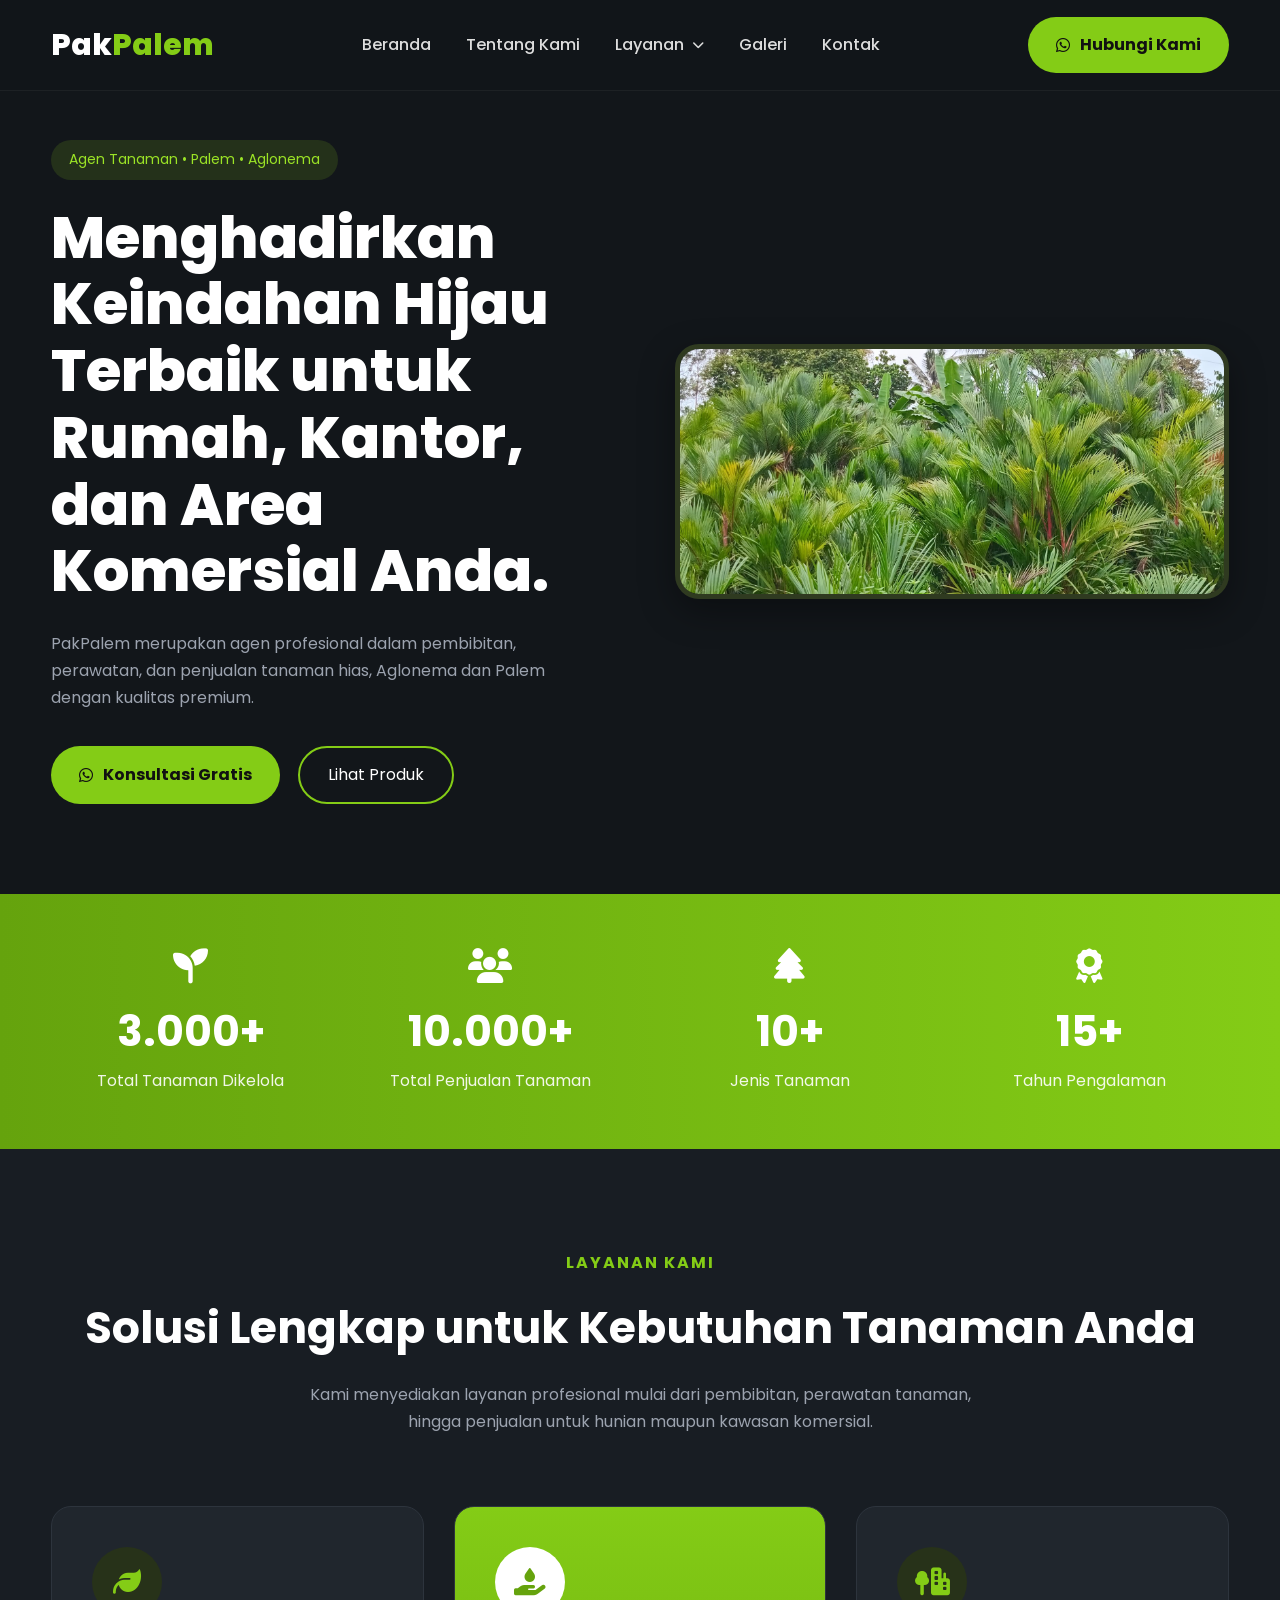
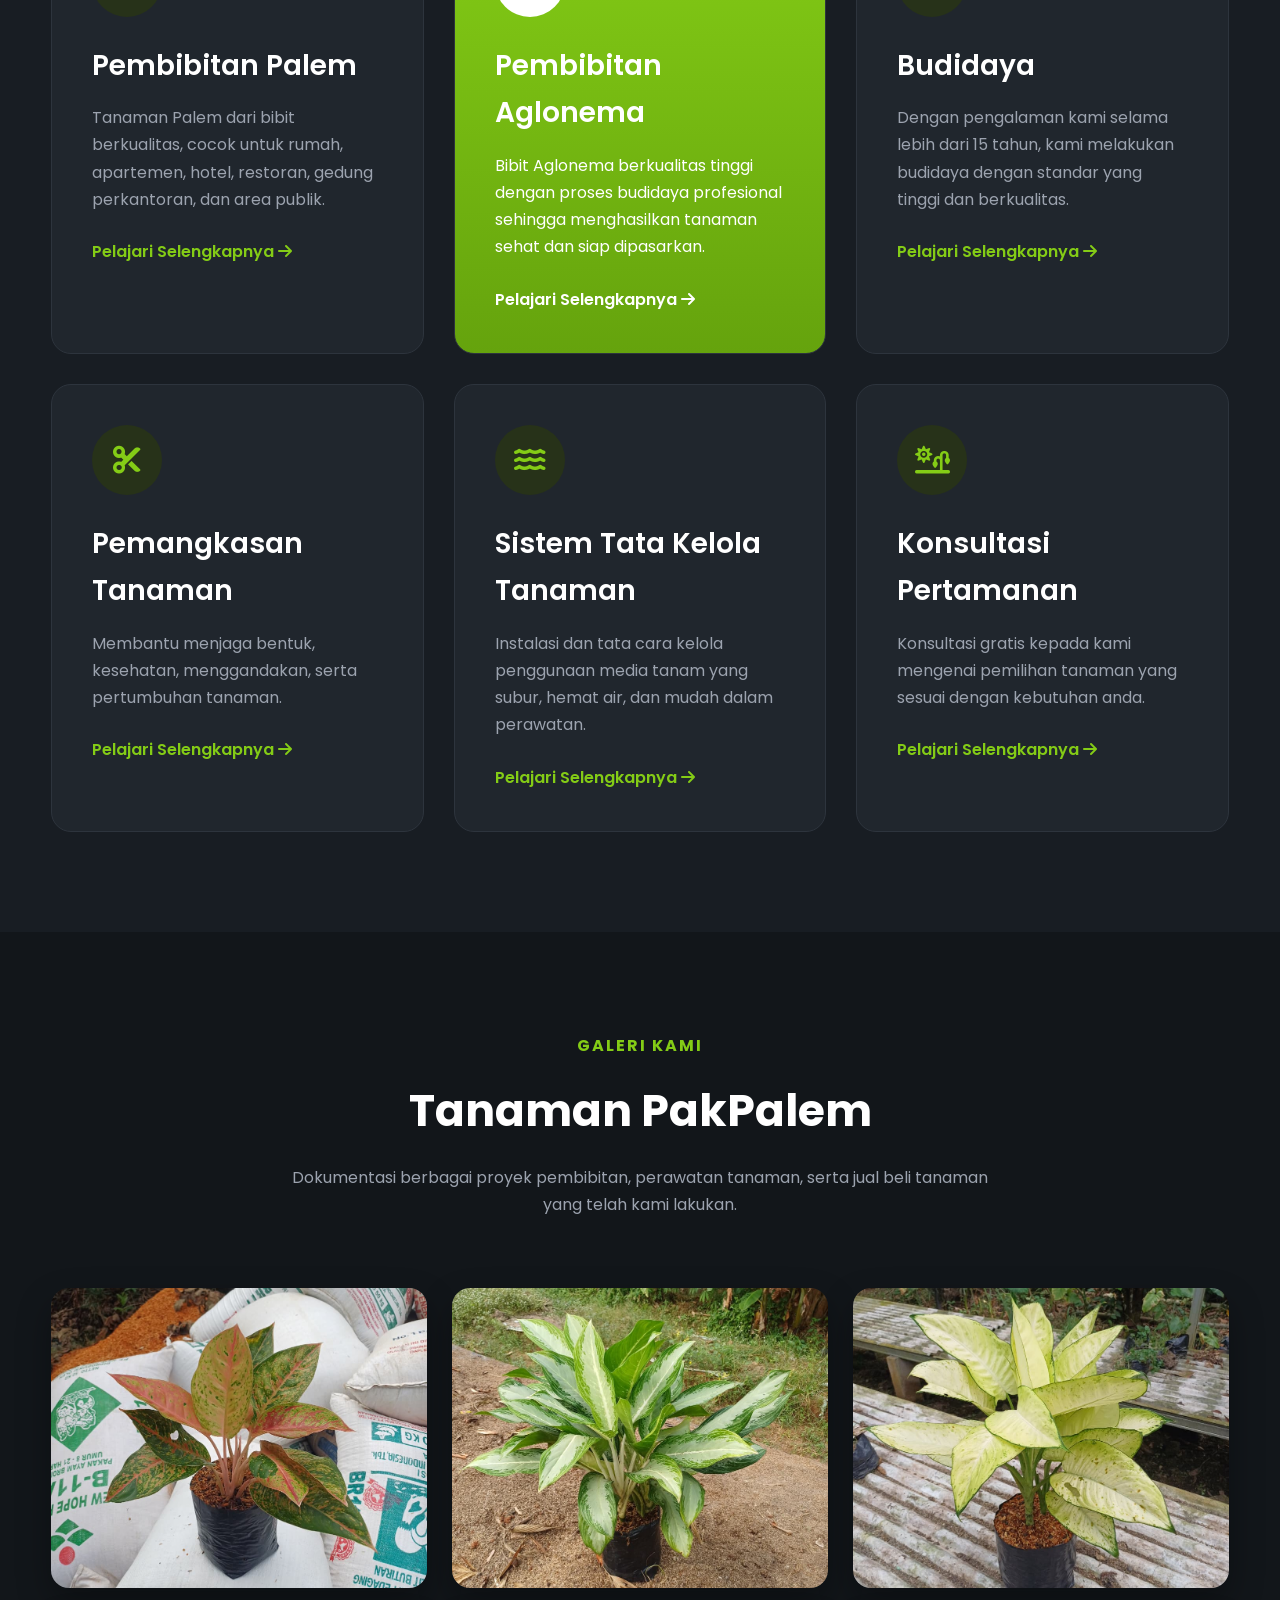
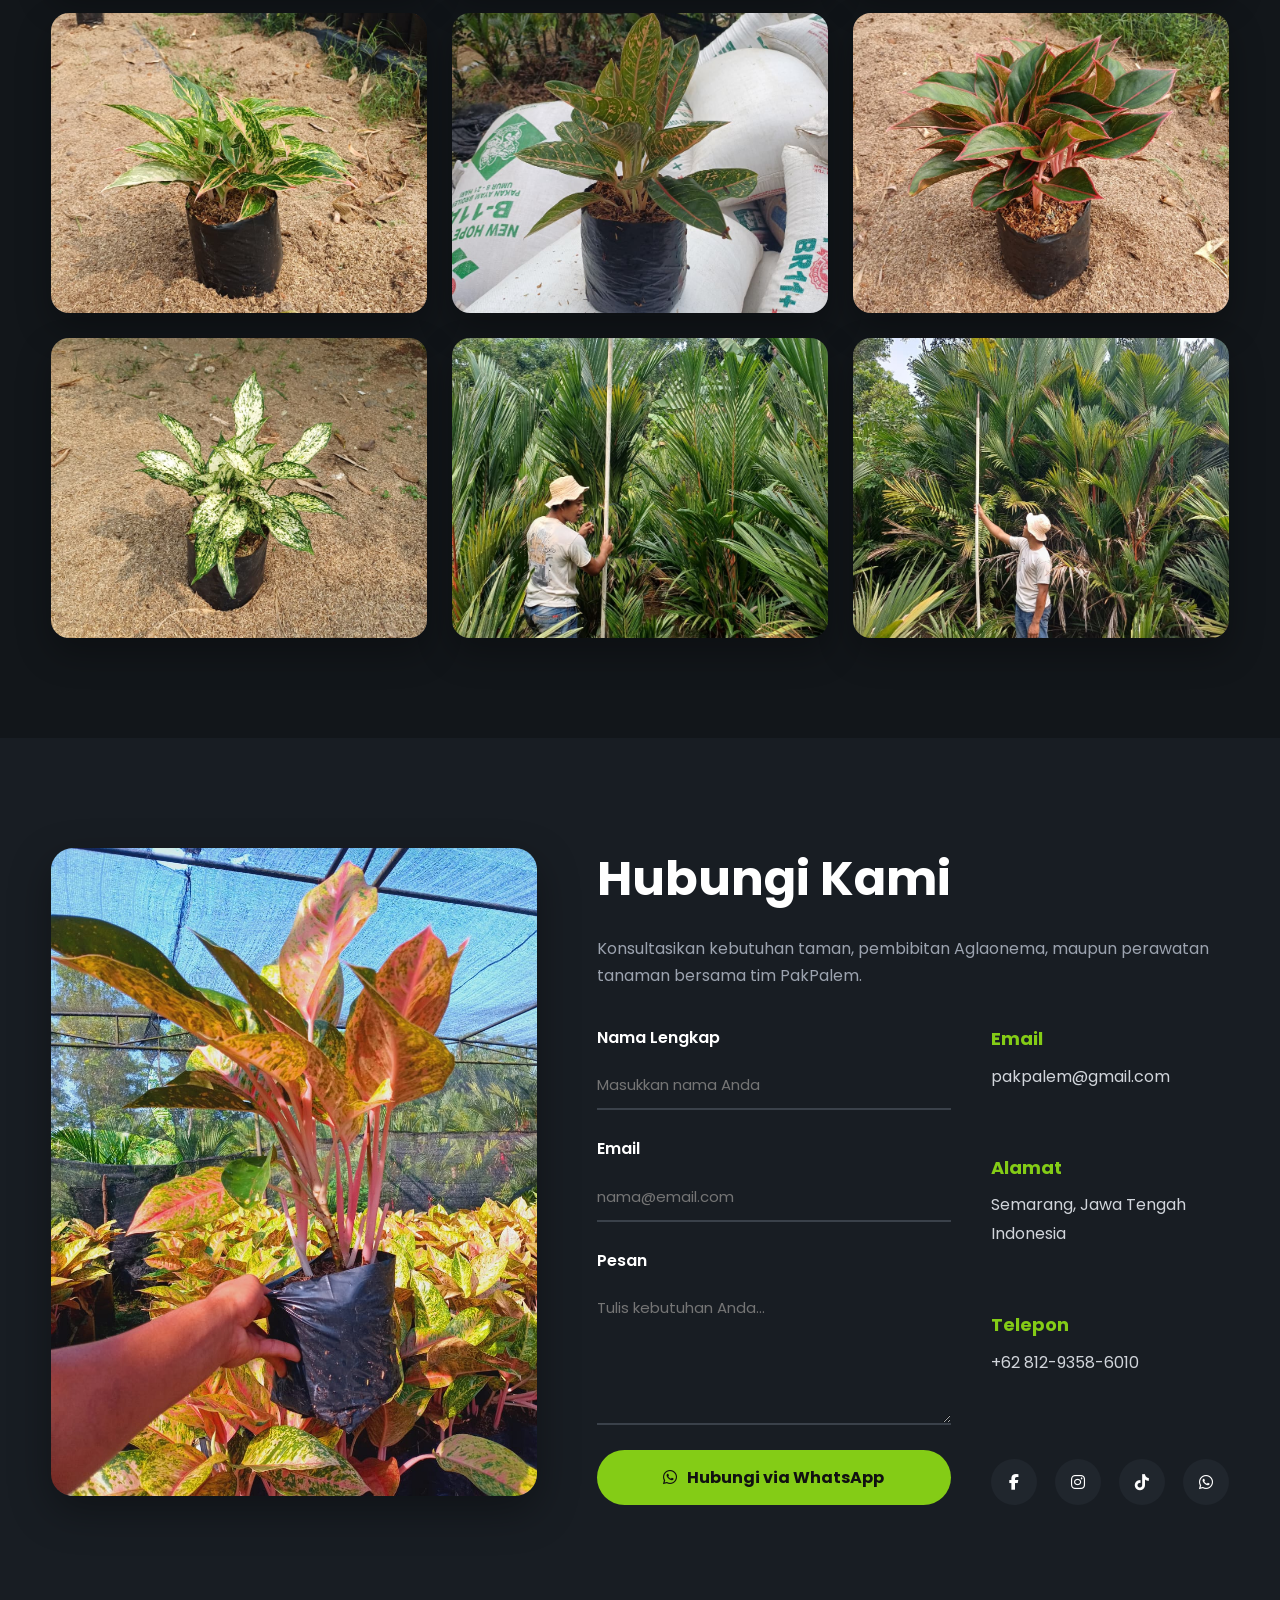
<file: Website PakPalem/Index.html>
<!DOCTYPE html>
<html lang="id">

<head>
    <meta charset="UTF-8">
    <meta name="viewport" content="width=device-width, initial-scale=1.0">

    <title>PakPalem | Jasa Pembibitan & Landscaping</title>

    <!-- Google Font -->
    <link href="https://fonts.googleapis.com/css2?family=Poppins:wght@300;400;500;600;700;800&display=swap"
        rel="stylesheet">

    <!-- Font Awesome -->
    <link rel="stylesheet"
        href="https://cdnjs.cloudflare.com/ajax/libs/font-awesome/6.6.0/css/all.min.css">

    <link rel="stylesheet" href="style.css">
</head>

<body>

    <!-- ================= NAVBAR ================= -->

    <header>

        <div class="container navbar">

            <div class="logo">
                Pak<span>Palem</span>
            </div>

            <nav>

                <ul>

                    <li><a href="#">Beranda</a></li>

                    <li><a href="#stats">Tentang Kami</a></li>

                    <!-- <li><a href="#services">Layanan</a></li> -->
                     <li class="has-dropdown">
                        <a href="#services">
                            Layanan <i class="fa-solid fa-chevron-down"></i>
                        </a>

                      <ul class="dropdown-services">
                        <li><a href="services/pembibitan-palem.html">Pembibitan Palem</a></li>
                        <li><a href="services/pembibitan-aglaonema.html">Pembibitan Aglonema</a></li>
                        <li><a href="services/budidaya.html">Budidaya</a></li>
                        <li><a href="services/perawatan-tanaman.html">Perawatan Tanaman</a></li>
                        <li><a href="services/tata-kelola.html">Sistem Tata Kelola Tanaman</a></li>
                        <li><a href="services/konsultasi.html">Konsultasi Pertamanan</a></li>
                      </ul>
                    </li>

                    <li><a href="#portfolio">Galeri</a></li>

                    <li><a href="#contact">Kontak</a></li>

                </ul>

            </nav>

            <a href="https://wa.me/6281293586010"
                class="btn"
                target="_blank">

                <i class="fab fa-whatsapp"></i>

                Hubungi Kami

            </a>

        </div>

    </header>



    <!-- ================= HERO ================= -->

    <section class="hero">

        <div class="container hero-wrapper">

            <div class="hero-text">

                <span class="tag">
                    Agen Tanaman • Palem • Aglonema
                </span>

                <h1>

                    Menghadirkan Keindahan Hijau Terbaik
                    untuk Rumah, Kantor,
                    dan Area Komersial Anda.

                </h1>

                <p>

                    PakPalem merupakan agen profesional
                    dalam pembibitan, perawatan,
                    dan penjualan tanaman hias,
                    Aglonema dan Palem 
                    dengan kualitas premium.

                </p>

                <div class="hero-buttons">

                    <a href="https://wa.me/6281293586010"
                        target="_blank"
                        class="btn">

                        <i class="fab fa-whatsapp"></i>

                        Konsultasi Gratis

                    </a>

                    <a href="#services"
                        class="btn-outline">

                        Lihat Produk

                    </a>

                </div>

            </div>

            <div class="hero-image">

                <img src="fotoheader.jpeg"
                    alt="PakPalem">

            </div>

        </div>

    </section>



    <!-- ================= STATS ================= -->

    <section id="stats" class="stats">

        <div class="container stats-grid">

            <div class="stat-card">

                <i class="fa-solid fa-seedling"></i>

                <h2>3.000+</h2>

                <p>Total Tanaman Dikelola</p>

            </div>

            <div class="stat-card">

                <i class="fa-solid fa-users"></i>

                <h2>10.000+</h2>

                <p>Total Penjualan Tanaman</p>

            </div>

            <div class="stat-card">

                <i class="fa-solid fa-tree"></i>

                <h2>10+</h2>

                <p>Jenis Tanaman</p>

            </div>

            <div class="stat-card">

                <i class="fa-solid fa-award"></i>

                <h2>15+</h2>

                <p>Tahun Pengalaman</p>

            </div>

        </div>

    </section>




    <!-- ================= SERVICES ================= -->

    <section id="services" class="services">

        <div class="container">

            <div class="section-title">

                <span>Layanan Kami</span>

                <h2>
                    Solusi Lengkap untuk Kebutuhan Tanaman Anda
                </h2>

                <p>

                    Kami menyediakan layanan profesional
                    mulai dari pembibitan,
                    perawatan tanaman,
                    hingga penjualan
                    untuk hunian maupun kawasan komersial.

                </p>

            </div>

            <div class="service-grid">

                <!-- Card -->

                <div class="service-card">

                    <div class="icon">

                        <i class="fa-solid fa-leaf"></i>

                    </div>

                    <h3>

                        Pembibitan Palem

                    </h3>

                    <p>

                        Tanaman Palem dari bibit 
                        berkualitas, cocok untuk 
                        rumah, apartemen,
                        hotel,
                        restoran,
                        gedung perkantoran,
                        dan area publik.

                    </p>

                    <a href="services/pembibitan-palem.html">

                        Pelajari Selengkapnya

                        <i class="fa-solid fa-arrow-right"></i>

                    </a>

                </div>



                <!-- Green Card -->

                <div class="service-card active">

                    <div class="icon">

                        <i class="fa-solid fa-hand-holding-droplet"></i>

                    </div>

                    <h3>

                        Pembibitan Aglonema

                    </h3>

                    <p>

                        Bibit Aglonema berkualitas tinggi
                        dengan proses budidaya profesional
                        sehingga menghasilkan tanaman sehat
                        dan siap dipasarkan.

                    </p>

                    <a href="services/pembibitan-aglaonema.html">

                        Pelajari Selengkapnya

                        <i class="fa-solid fa-arrow-right"></i>

                    </a>

                </div>



                <!-- Card -->

                <div class="service-card">

                    <div class="icon">

                        <i class="fa-solid fa-tree-city"></i>

                    </div>

                    <h3>

                        Budidaya 

                    </h3>

                    <p>

                        Dengan pengalaman kami selama
                        lebih dari 15 tahun,
                        kami melakukan budidaya
                        dengan standar yang tinggi
                        dan berkualitas.

                    </p>

                    <a href="services/budidaya.html">

                        Pelajari Selengkapnya

                        <i class="fa-solid fa-arrow-right"></i>

                    </a>

                </div>



                <!-- Card -->

                <div class="service-card">

                    <div class="icon">

                        <i class="fa-solid fa-scissors"></i>

                    </div>

                    <h3>

                        Pemangkasan Tanaman

                    </h3>

                    <p>

                        Membantu menjaga bentuk,
                        kesehatan, menggandakan,
                        serta pertumbuhan tanaman.

                    </p>

                    <a href="services/perawatan-tanaman.html">

                        Pelajari Selengkapnya

                        <i class="fa-solid fa-arrow-right"></i>

                    </a>

                </div>



                <!-- Card -->

                <div class="service-card">

                    <div class="icon">

                        <i class="fa-solid fa-water"></i>

                    </div>

                    <h3>

                        Sistem Tata Kelola Tanaman

                    </h3>

                    <p>

                        Instalasi dan tata cara
                        kelola penggunaan media tanam yang 
                        subur, hemat air, dan 
                        mudah dalam perawatan.

                    </p>

                    <a href="services/tata-kelola.html">

                        Pelajari Selengkapnya

                        <i class="fa-solid fa-arrow-right"></i>

                    </a>

                </div>



                <!-- Card -->

                <div class="service-card">

                    <div class="icon">

                        <i class="fa-solid fa-sun-plant-wilt"></i>

                    </div>

                    <h3>

                        Konsultasi Pertamanan

                    </h3>

                    <p>

                        Konsultasi gratis kepada kami
                        mengenai pemilihan tanaman 
                        yang sesuai dengan kebutuhan 
                        anda.

                    </p>

                    <a href="services/konsultasi.html">

                        Pelajari Selengkapnya

                        <i class="fa-solid fa-arrow-right"></i>

                    </a>

                </div>

            </div>

        </div>

    </section>

  
  
  
    <!-- ================= GALLERY ================= -->

<section id="portfolio" class="gallery">

    <div class="container">

        <div class="section-title">

            <span>Galeri Kami</span>

            <h2>Tanaman PakPalem</h2>

            <p>
                Dokumentasi berbagai proyek pembibitan, perawatan tanaman,
                serta jual beli tanaman yang telah kami lakukan.
            </p>

        </div>

        <div class="gallery-grid">

            <div class="gallery-item">
                <img src="Foto Tanaman/ag_bigroy.jpeg" alt="Bigroy">
            </div>

            <div class="gallery-item">
                <img src="Foto Tanaman/ag_blanceng sipon.jpeg" alt="blanceng sipon">
            </div>

            <div class="gallery-item">
                <img src="Foto Tanaman/ag_blancengterangbulan.jpeg" alt="blancengterangbulan">
            </div>

            <div class="gallery-item">
                <img src="Foto Tanaman/ag_butterfly.jpeg" alt="Butterfly">
            </div>

            <div class="gallery-item">
                <img src="Foto Tanaman/ag_donacarmen.jpeg" alt="donacarmen">
            </div>
            
            <div class="gallery-item">
                <img src="Foto Tanaman/ag_lipstik.jpeg" alt="lipstik">
            </div>

            <div class="gallery-item">
                <img src="Foto Tanaman/ag_snowwhite.jpeg" alt="anowhite">
            </div>

            <div class="gallery-item">
                <img src="Foto Tanaman/plm_merah2m.jpeg" alt="lipstik">
            </div>

            <div class="gallery-item">
                <img src="Foto Tanaman/plm_merah3m.jpeg" alt="anowhite">
            </div>

        </div>

    </div>

</section>

<!-- ================= CONTACT ================= -->

<section id="contact" class="contact">

    <div class="container">

        <div class="contact-wrapper">

            <!-- Left Image -->

            <div class="contact-image">

                <img src="Foto Tanaman/tanaman2.jpeg" alt="PakPalem">

            </div>

            <!-- Right Content -->

            <div class="contact-content">

                <h2>Hubungi Kami</h2>

                <p class="contact-desc">
                    Konsultasikan kebutuhan taman, pembibitan Aglaonema,
                    maupun perawatan tanaman bersama tim PakPalem.
                </p>

                <div class="contact-grid">

                    <!-- Contact Form -->

                    <form class="contact-form">

                        <div class="input-box">

                            <label>Nama Lengkap</label>

                            <input type="text"
                                placeholder="Masukkan nama Anda">

                        </div>

                        <div class="input-box">

                            <label>Email</label>

                            <input type="email"
                                placeholder="nama@email.com">

                        </div>

                        <div class="input-box">

                            <label>Pesan</label>

                            <textarea rows="5"
                                placeholder="Tulis kebutuhan Anda..."></textarea>

                        </div>

                        <a href="https://wa.me/6281293586010"
                            target="_blank"
                            class="btn">

                            <i class="fab fa-whatsapp"></i>

                            Hubungi via WhatsApp

                        </a>

                    </form>

                    <!-- Contact Info -->

                    <div class="contact-info">

                        <div class="info-item">

                            <h4>Email</h4>

                            <p>pakpalem@gmail.com</p>

                        </div>

                        <div class="info-item">

                            <h4>Alamat</h4>

                            <p>
                                Semarang, Jawa Tengah<br>
                                Indonesia
                            </p>

                        </div>

                        <div class="info-item">

                            <h4>Telepon</h4>

                            <p>+62 812-9358-6010</p>

                        </div>

                        <div class="social-contact">

                            <a href="#"><i class="fab fa-facebook-f"></i></a>

                            <a href="https://instagram.com/pakpalem"><i class="fab fa-instagram"></i></a>

                            <a href="#"><i class="fab fa-tiktok"></i></a>

                            <a href="https://wa.me/6281293586010"><i class="fab fa-whatsapp"></i></a>

                        </div>

                    </div>

                </div>

            </div>

        </div>

    </div>

</section>
</file>
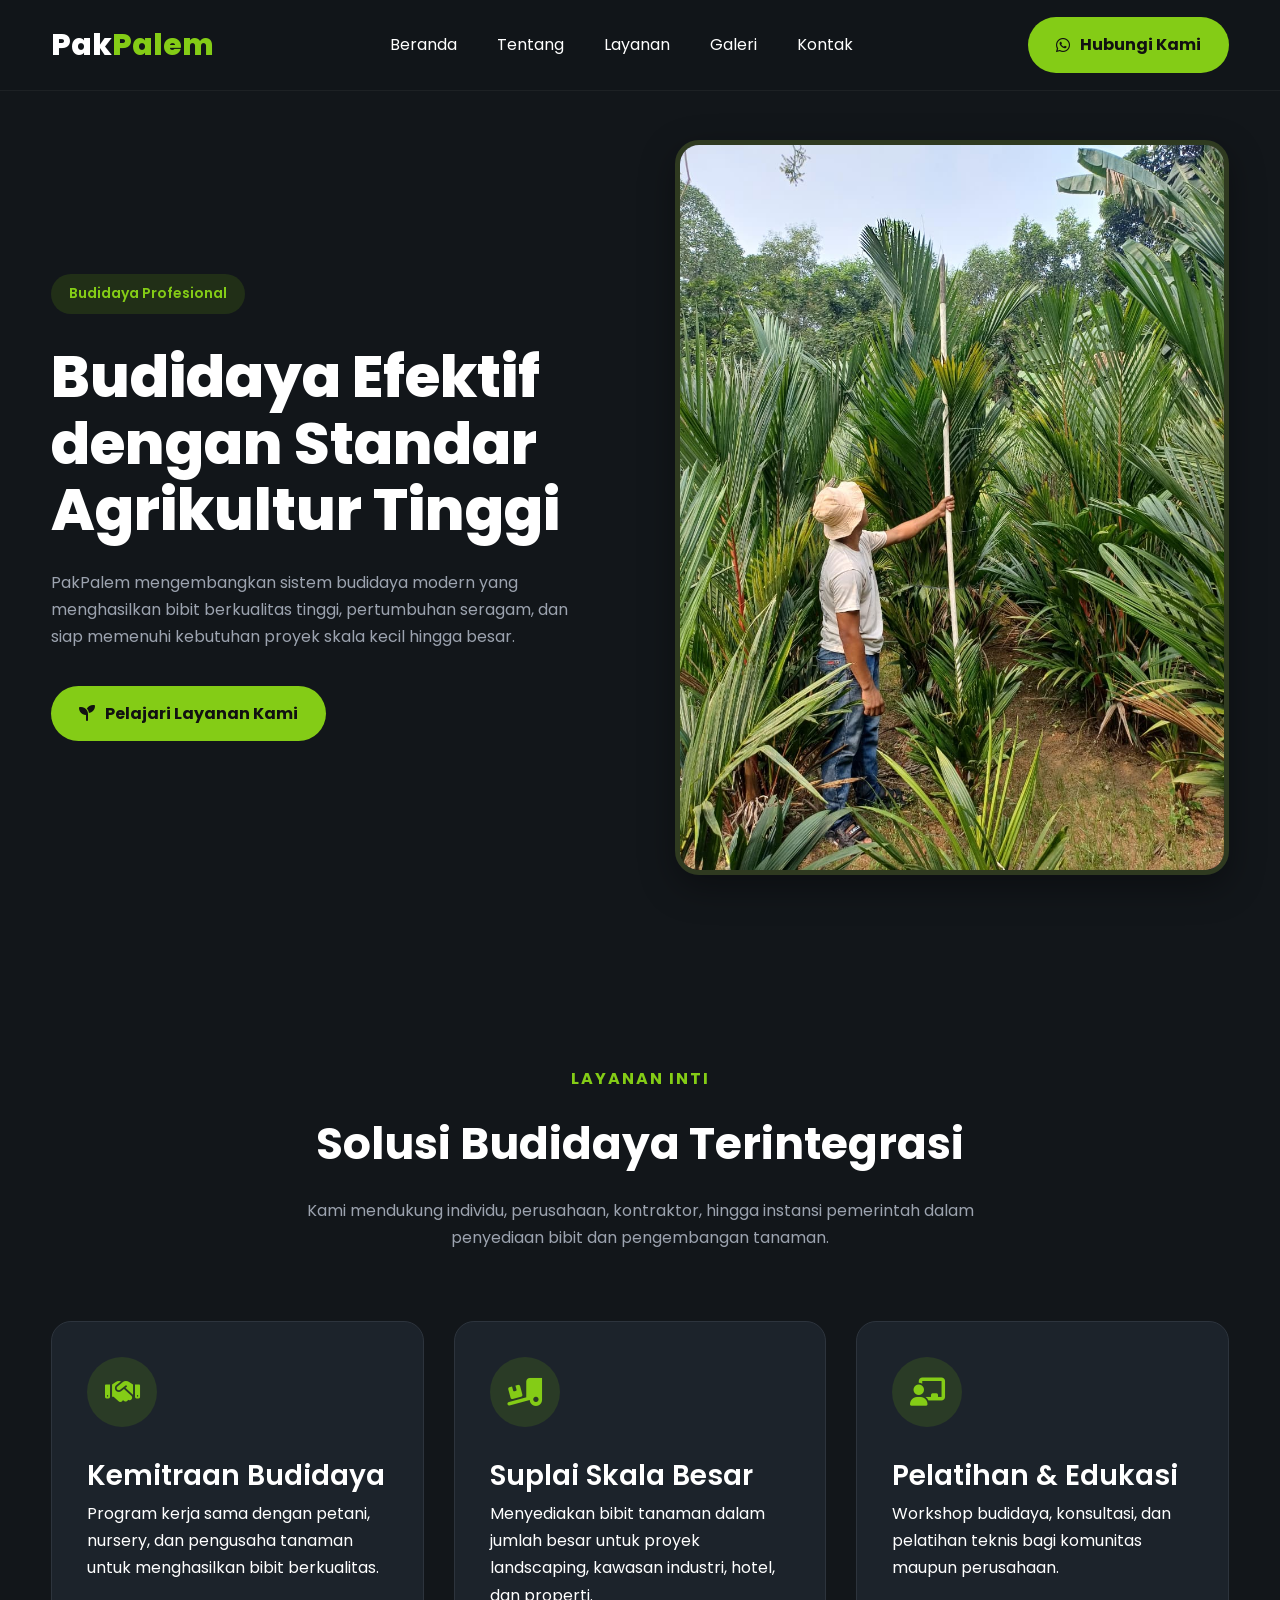
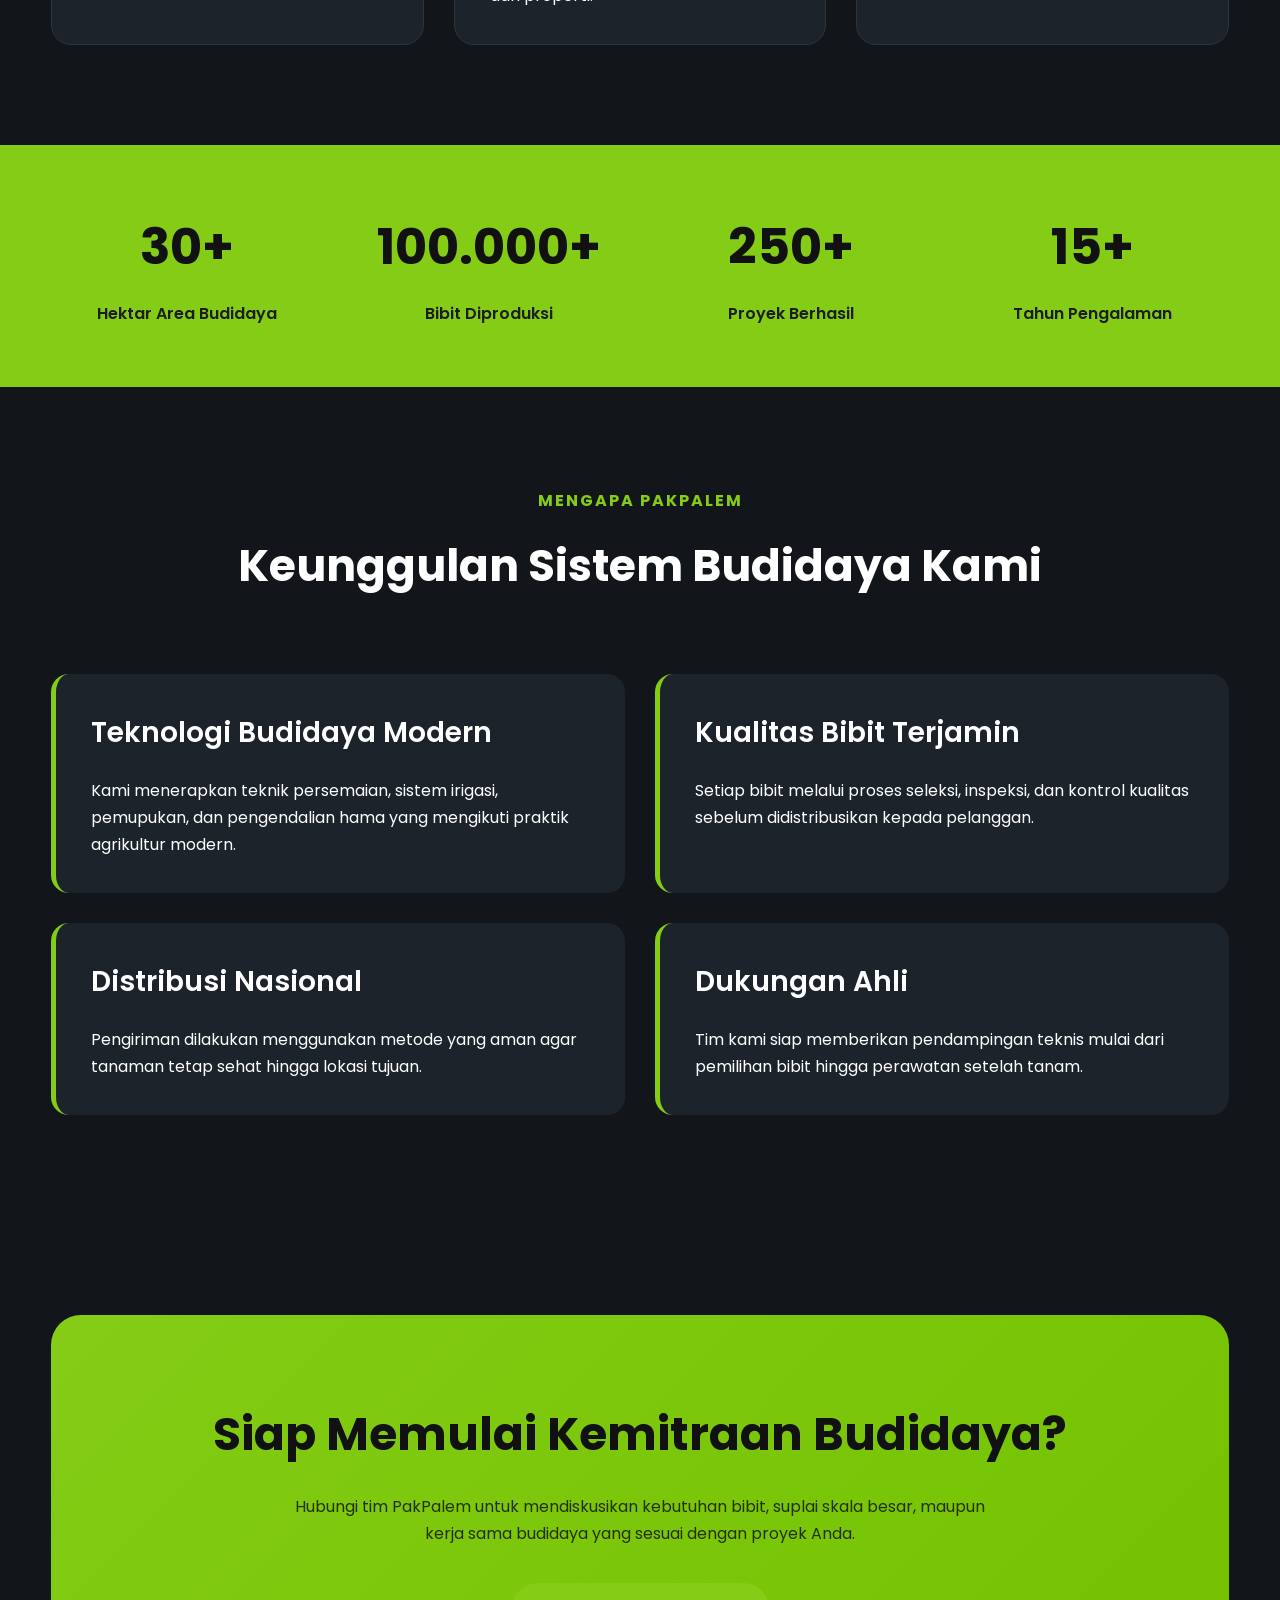
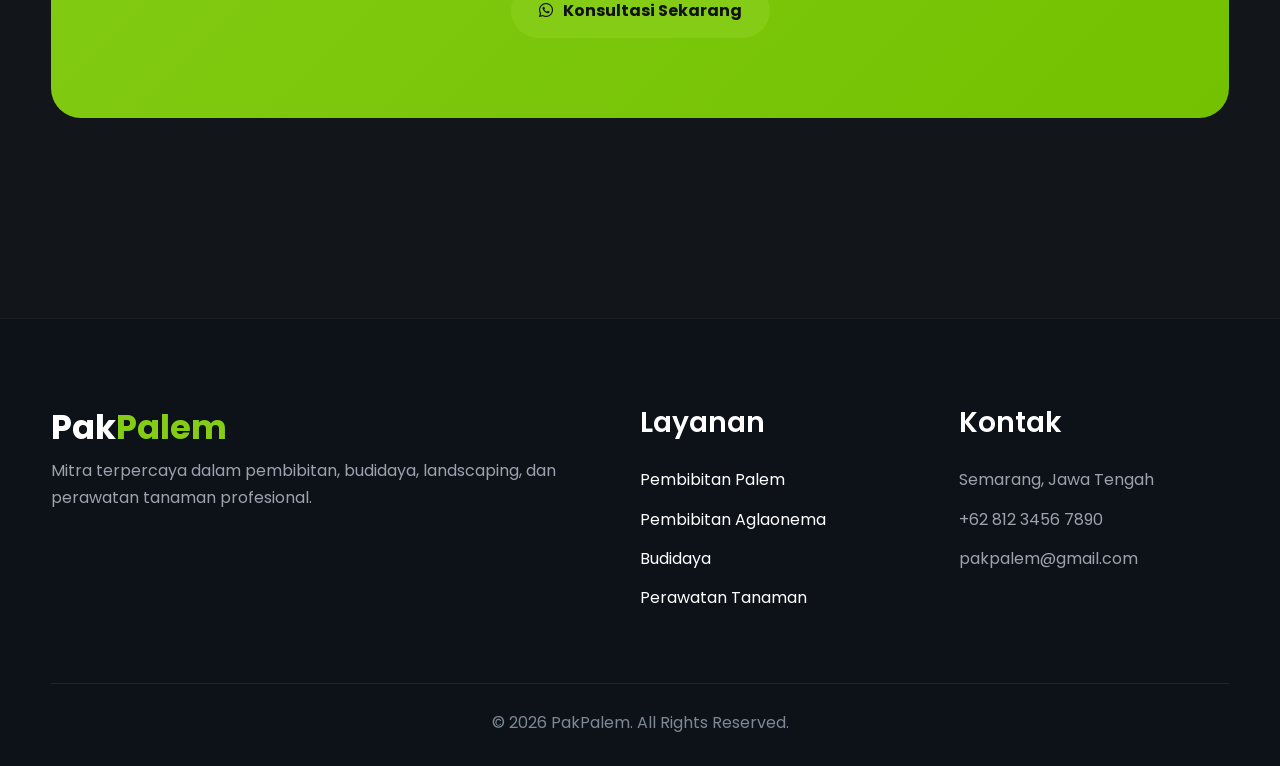
<file: Website PakPalem/services/budidaya.html>
<!DOCTYPE html>
<html lang="id">

<head>

    <meta charset="UTF-8">
    <meta name="viewport" content="width=device-width, initial-scale=1.0">

    <title>Budidaya Tanaman | PakPalem</title>

    <!-- Google Font -->
    <link href="https://fonts.googleapis.com/css2?family=Poppins:wght@300;400;500;600;700;800&display=swap"
        rel="stylesheet">

    <!-- Font Awesome -->
    <link rel="stylesheet"
        href="https://cdnjs.cloudflare.com/ajax/libs/font-awesome/6.6.0/css/all.min.css">

    <link rel="stylesheet" href="../style.css">
    <link rel="stylesheet" href="../services.css">

</head>

<body>

<!-- ================= HEADER ================= -->

<header>

    <div class="container navbar">

        <a href="../index.html" class="logo">

            Pak<span>Palem</span>

        </a>

        <ul class="nav-links">

            <li><a href="../index.html">Beranda</a></li>
            <li><a href="../index.html#about">Tentang</a></li>
            <li><a href="../index.html#services">Layanan</a></li>
            <li><a href="../index.html#portfolio">Galeri</a></li>
            <li><a href="../index.html#contact">Kontak</a></li>

        </ul>

        <a href="https://wa.me/6281234567890"
            class="btn"
            target="_blank">

            <i class="fab fa-whatsapp"></i>

            Hubungi Kami

        </a>

    </div>

</header>

<!-- ================= HERO ================= -->

<section class="hero">

    <div class="container hero-content">

        <div class="hero-text">

            <span class="badge">

                Budidaya Profesional

            </span>

            <h1 class="mt-3">

                Budidaya Efektif dengan Standar Agrikultur Tinggi

            </h1>

            <p>

                PakPalem mengembangkan sistem budidaya modern
                yang menghasilkan bibit berkualitas tinggi,
                pertumbuhan seragam,
                dan siap memenuhi kebutuhan proyek
                skala kecil hingga besar.

            </p>

            <a href="#layanan" class="btn">

                <i class="fa-solid fa-seedling"></i>

                Pelajari Layanan Kami

            </a>

        </div>

        <div class="hero-image">

            <img src="../Foto Tanaman/tanaman5.jpeg"
                alt="Budidaya Tanaman">

        </div>

    </div>

</section>

<!-- ================= CORE SERVICES ================= -->

<section id="layanan">

    <div class="container">

        <div class="section-title">

            <span>Layanan Inti</span>

            <h2>Solusi Budidaya Terintegrasi</h2>

            <p>

                Kami mendukung individu,
                perusahaan,
                kontraktor,
                hingga instansi pemerintah
                dalam penyediaan bibit dan pengembangan tanaman.

            </p>

        </div>

        <div class="feature-grid">

            <div class="feature-card">

                <div class="card-icon">

                    <i class="fa-solid fa-handshake"></i>

                </div>

                <h3>Kemitraan Budidaya</h3>

                <p>

                    Program kerja sama dengan petani,
                    nursery,
                    dan pengusaha tanaman
                    untuk menghasilkan bibit berkualitas.

                </p>

            </div>

            <div class="feature-card">

                <div class="card-icon">

                    <i class="fa-solid fa-truck-ramp-box"></i>

                </div>

                <h3>Suplai Skala Besar</h3>

                <p>

                    Menyediakan bibit tanaman
                    dalam jumlah besar
                    untuk proyek landscaping,
                    kawasan industri,
                    hotel,
                    dan properti.

                </p>

            </div>

            <div class="feature-card">

                <div class="card-icon">

                    <i class="fa-solid fa-chalkboard-user"></i>

                </div>

                <h3>Pelatihan & Edukasi</h3>

                <p>

                    Workshop budidaya,
                    konsultasi,
                    dan pelatihan teknis
                    bagi komunitas maupun perusahaan.

                </p>

            </div>

        </div>

    </div>

</section>

<!-- ================= STATISTICS ================= -->

<section class="stats-banner">

    <div class="container">

        <div class="stats-grid">

            <div class="stat">

                <h2>30+</h2>

                <p>Hektar Area Budidaya</p>

            </div>

            <div class="stat">

                <h2>100.000+</h2>

                <p>Bibit Diproduksi</p>

            </div>

            <div class="stat">

                <h2>250+</h2>

                <p>Proyek Berhasil</p>

            </div>

            <div class="stat">

                <h2>15+</h2>

                <p>Tahun Pengalaman</p>

            </div>

        </div>

    </div>

</section>

<!-- ================= WHY US ================= -->

<section>

    <div class="container">

        <div class="section-title">

            <span>Mengapa PakPalem</span>

            <h2>Keunggulan Sistem Budidaya Kami</h2>

        </div>

        <div class="grid grid-2">

            <div class="feature-box">

                <h3>Teknologi Budidaya Modern</h3>

                <p class="mt-2">

                    Kami menerapkan teknik persemaian,
                    sistem irigasi,
                    pemupukan,
                    dan pengendalian hama
                    yang mengikuti praktik agrikultur modern.

                </p>

            </div>

            <div class="feature-box">

                <h3>Kualitas Bibit Terjamin</h3>

                <p class="mt-2">

                    Setiap bibit melalui proses seleksi,
                    inspeksi,
                    dan kontrol kualitas
                    sebelum didistribusikan kepada pelanggan.

                </p>

            </div>

            <div class="feature-box">

                <h3>Distribusi Nasional</h3>

                <p class="mt-2">

                    Pengiriman dilakukan menggunakan
                    metode yang aman
                    agar tanaman tetap sehat
                    hingga lokasi tujuan.

                </p>

            </div>

            <div class="feature-box">

                <h3>Dukungan Ahli</h3>

                <p class="mt-2">

                    Tim kami siap memberikan
                    pendampingan teknis
                    mulai dari pemilihan bibit
                    hingga perawatan setelah tanam.

                </p>

            </div>

        </div>

    </div>

</section>

<!-- ================= CTA ================= -->

<section>

    <div class="container">

        <div class="cta">

            <h2>

                Siap Memulai Kemitraan Budidaya?

            </h2>

            <p>

                Hubungi tim PakPalem untuk mendiskusikan
                kebutuhan bibit,
                suplai skala besar,
                maupun kerja sama budidaya
                yang sesuai dengan proyek Anda.

            </p>

            <a href="https://wa.me/6281234567890"
                target="_blank"
                class="btn">

                <i class="fab fa-whatsapp"></i>

                Konsultasi Sekarang

            </a>

        </div>

    </div>

</section>

<!-- ================= FOOTER ================= -->

<footer>

    <div class="container">

        <div class="footer-grid">

            <div>

                <h2 class="footer-logo">

                    Pak<span>Palem</span>

                </h2>

                <p>

                    Mitra terpercaya dalam pembibitan,
                    budidaya,
                    landscaping,
                    dan perawatan tanaman profesional.

                </p>

            </div>

            <div>

                <h3>Layanan</h3>

                <ul class="footer-links">

                    <li><a href="pembibitan-palem.html">Pembibitan Palem</a></li>
                    <li><a href="pembibitan-aglaonema.html">Pembibitan Aglaonema</a></li>
                    <li><a href="#">Budidaya</a></li>
                    <li><a href="perawatan.html">Perawatan Tanaman</a></li>

                </ul>

            </div>

            <div>

                <h3>Kontak</h3>

                <ul class="footer-links">

                    <li>Semarang, Jawa Tengah</li>
                    <li>+62 812 3456 7890</li>
                    <li>pakpalem@gmail.com</li>

                </ul>

            </div>

        </div>

        <div class="copyright">

            © 2026 PakPalem. All Rights Reserved.

        </div>

    </div>

</footer>

</body>
</html>
</file>
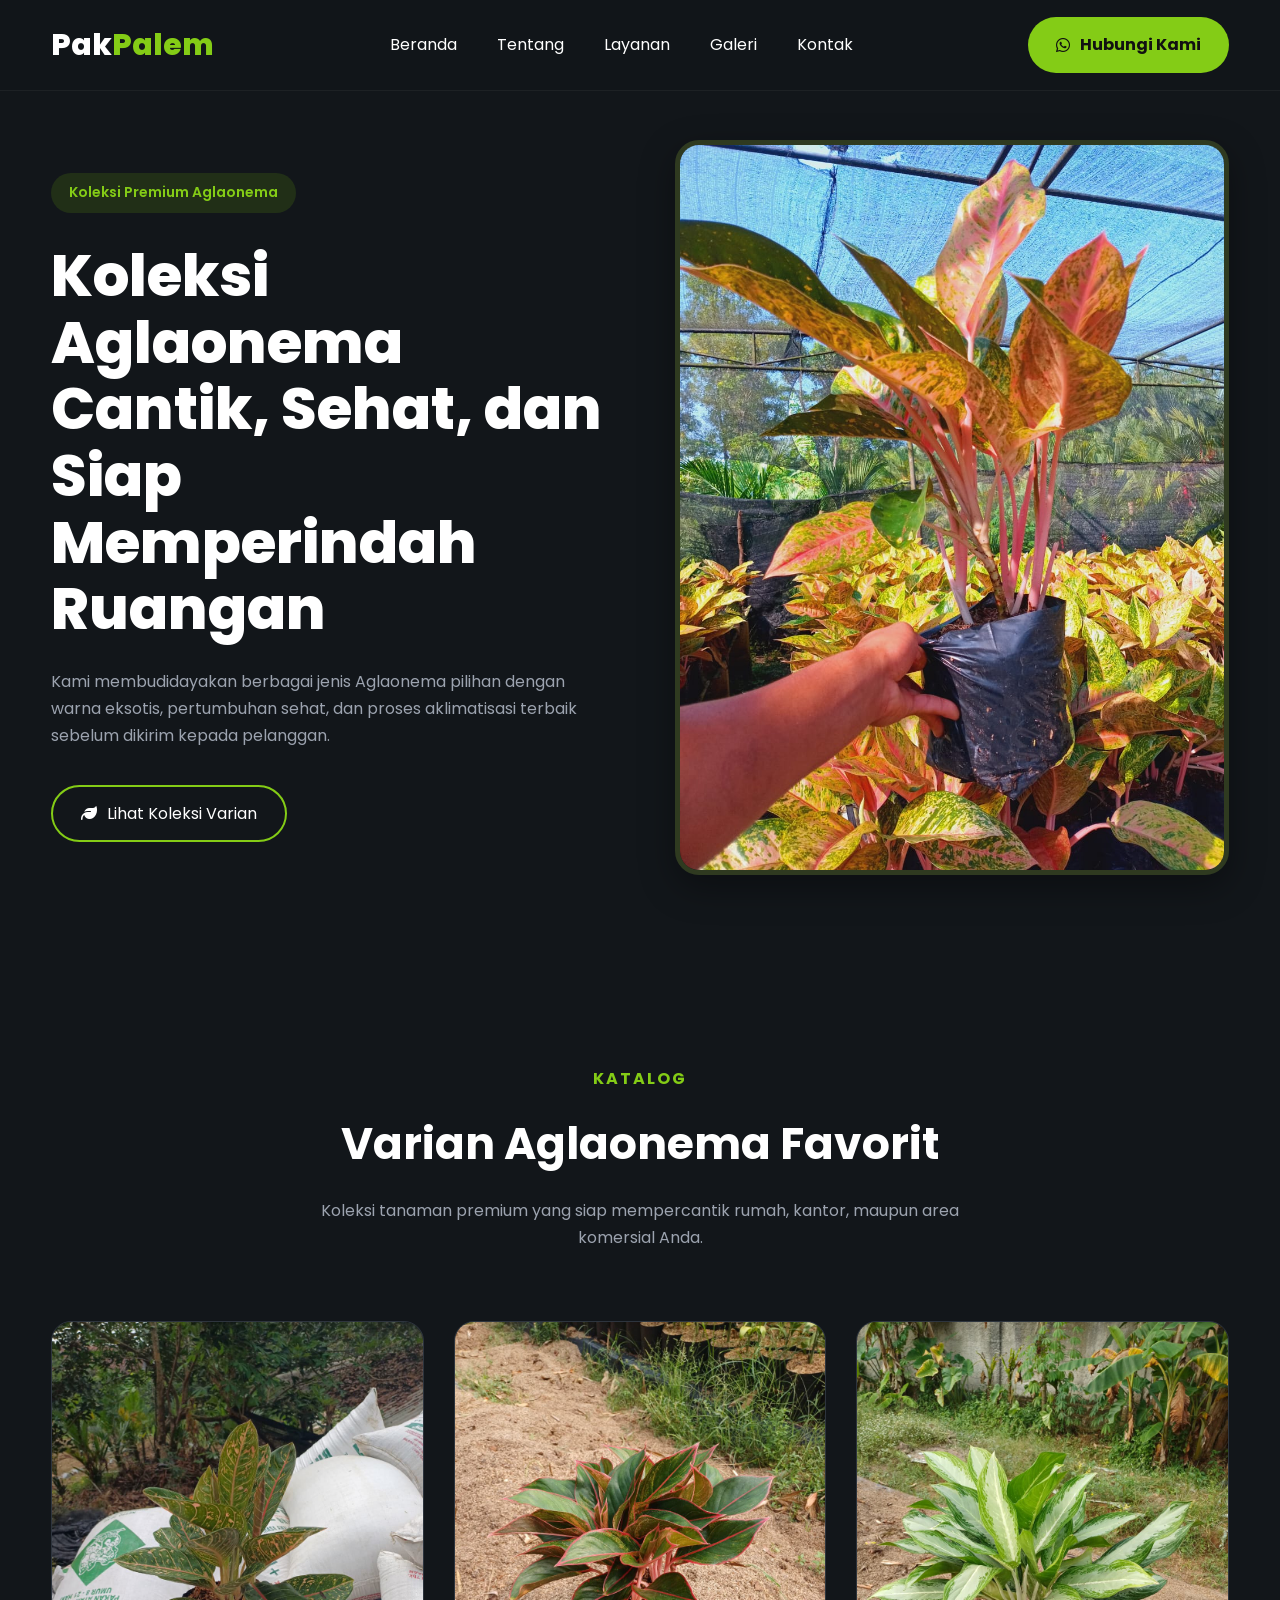
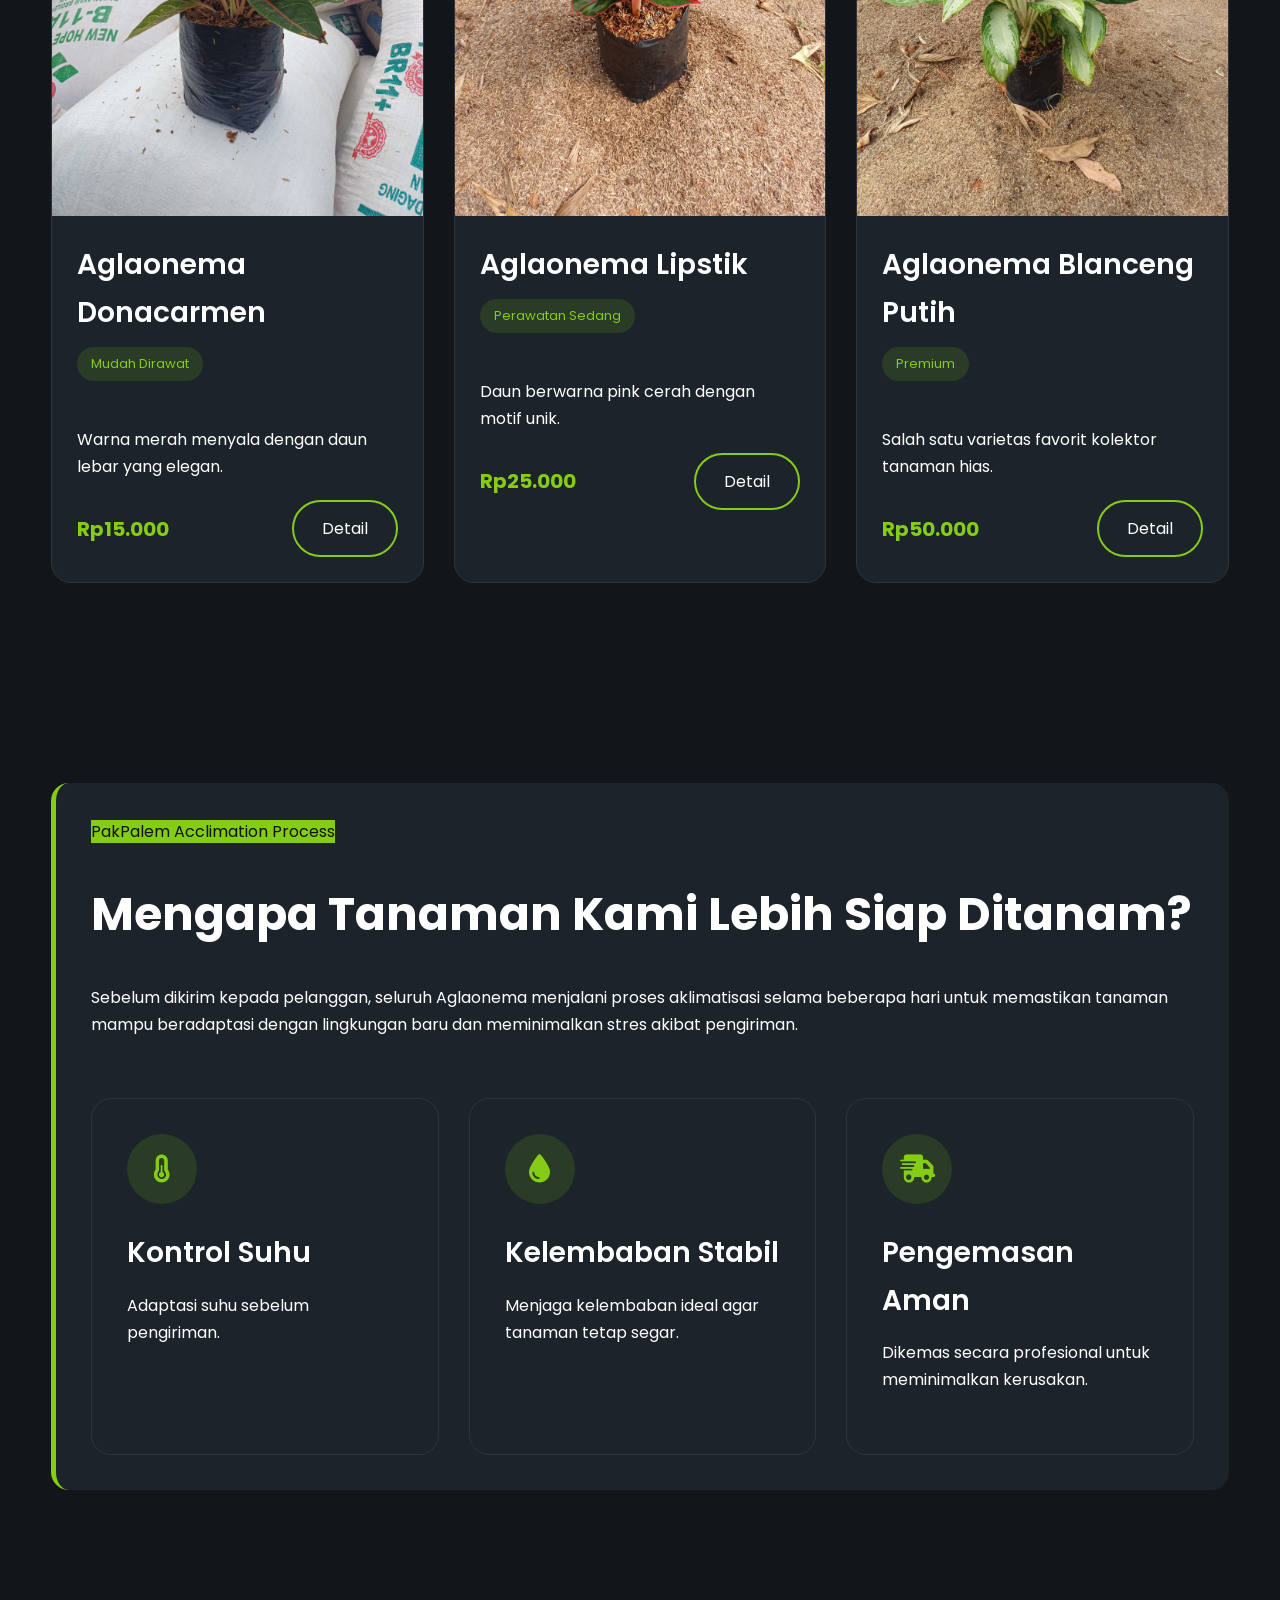
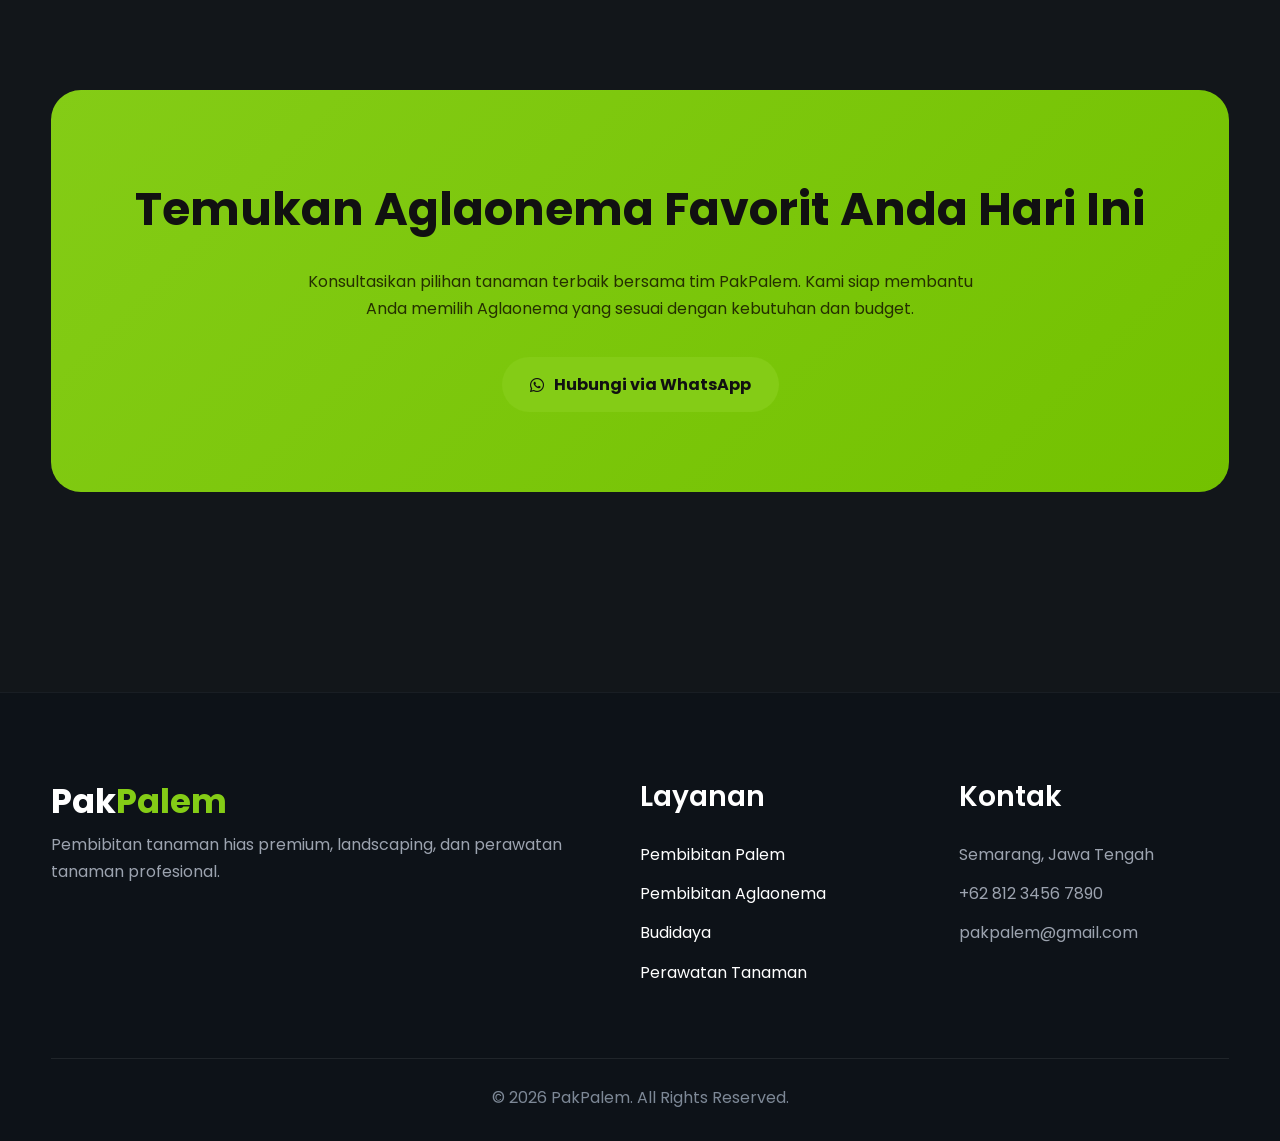
<file: Website PakPalem/services/pembibitan-aglaonema.html>
<!DOCTYPE html>
<html lang="id">

<head>

    <meta charset="UTF-8">
    <meta name="viewport" content="width=device-width, initial-scale=1.0">

    <title>Pembibitan Aglaonema | PakPalem</title>

    <!-- Google Font -->
    <link href="https://fonts.googleapis.com/css2?family=Poppins:wght@300;400;500;600;700;800&display=swap"
        rel="stylesheet">

    <!-- Font Awesome -->
    <link rel="stylesheet"
        href="https://cdnjs.cloudflare.com/ajax/libs/font-awesome/6.6.0/css/all.min.css">

    <link rel="stylesheet" href="../style.css">
    <link rel="stylesheet" href="../services.css">

</head>

<body>

    <!-- ================= NAVBAR ================= -->

    <header>

        <div class="container navbar">

            <a href="../index.html" class="logo">

                Pak<span>Palem</span>

            </a>

            <ul class="nav-links">

                <li><a href="../index.html">Beranda</a></li>
                <li><a href="../index.html#about">Tentang</a></li>
                <li><a href="../index.html#services">Layanan</a></li>
                <li><a href="../index.html#portfolio">Galeri</a></li>
                <li><a href="../index.html#contact">Kontak</a></li>

            </ul>

            <a href="https://wa.me/6281234567890"
                target="_blank"
                class="btn">

                <i class="fab fa-whatsapp"></i>

                Hubungi Kami

            </a>

        </div>

    </header>

    <!-- ================= HERO ================= -->

    <section class="hero">

        <div class="container hero-content">

            <div class="hero-text">

                <span class="badge">

                    Koleksi Premium Aglaonema

                </span>

                <h1 class="mt-3">

                    Koleksi Aglaonema Cantik,
                    Sehat,
                    dan Siap Memperindah Ruangan

                </h1>

                <p>

                    Kami membudidayakan berbagai jenis Aglaonema pilihan
                    dengan warna eksotis, pertumbuhan sehat,
                    dan proses aklimatisasi terbaik sebelum dikirim
                    kepada pelanggan.

                </p>

                <a href="#catalog"
                    class="btn-outline">

                    <i class="fa-solid fa-leaf"></i>

                    Lihat Koleksi Varian

                </a>

            </div>

            <div class="hero-image">

                <img src="../Foto Tanaman/tanaman2.jpeg"
                    alt="Aglaonema">

            </div>

        </div>

    </section>

    <!-- ================= CATALOG ================= -->

    <section id="catalog">

        <div class="container">

            <div class="section-title">

                <span>Katalog</span>

                <h2>Varian Aglaonema Favorit</h2>

                <p>

                    Koleksi tanaman premium yang siap
                    mempercantik rumah,
                    kantor,
                    maupun area komersial Anda.

                </p>

            </div>

            <div class="catalog-grid">

                <!-- Item -->

                <div class="catalog-item">

                    <div class="catalog-image">

                        <img src="../Foto Tanaman/ag_donacarmen.jpeg">

                    </div>

                    <div class="catalog-body">

                        <h3>Aglaonema Donacarmen</h3>

                        <span class="tag">

                            Mudah Dirawat

                        </span>

                        <p class="mt-2">

                            Warna merah menyala dengan daun lebar
                            yang elegan.

                        </p>

                        <div class="catalog-footer">

                            <div class="price">

                                Rp15.000

                            </div>

                            <a href="#" class="btn-outline">

                                Detail

                            </a>

                        </div>

                    </div>

                </div>

                <!-- Item -->

                <div class="catalog-item">

                    <div class="catalog-image">

                        <img src="../Foto Tanaman/ag_lipstik.jpeg">

                    </div>

                    <div class="catalog-body">

                        <h3>Aglaonema Lipstik</h3>

                        <span class="tag">

                            Perawatan Sedang

                        </span>

                        <p class="mt-2">

                            Daun berwarna pink cerah
                            dengan motif unik.

                        </p>

                        <div class="catalog-footer">

                            <div class="price">

                                Rp25.000

                            </div>

                            <a href="#" class="btn-outline">

                                Detail

                            </a>

                        </div>

                    </div>

                </div>

                <!-- Item -->

                <div class="catalog-item">

                    <div class="catalog-image">

                        <img src="../Foto Tanaman/ag_blanceng sipon.jpeg">

                    </div>

                    <div class="catalog-body">

                        <h3>Aglaonema Blanceng Putih</h3>

                        <span class="tag">

                            Premium

                        </span>

                        <p class="mt-2">

                            Salah satu varietas favorit
                            kolektor tanaman hias.

                        </p>

                        <div class="catalog-footer">

                            <div class="price">

                                Rp50.000

                            </div>

                            <a href="#" class="btn-outline">

                                Detail

                            </a>

                        </div>

                    </div>

                </div>

            </div>

        </div>

    </section>

    <!-- ================= ACCLIMATION ================= -->

    <section>

        <div class="container">

            <div class="feature-box">

                <span class="badge-solid">

                    PakPalem Acclimation Process

                </span>

                <h2 class="mt-3">

                    Mengapa Tanaman Kami Lebih Siap Ditanam?

                </h2>

                <p class="mt-3">

                    Sebelum dikirim kepada pelanggan,
                    seluruh Aglaonema menjalani proses aklimatisasi
                    selama beberapa hari untuk memastikan tanaman
                    mampu beradaptasi dengan lingkungan baru
                    dan meminimalkan stres akibat pengiriman.

                </p>

                <div class="grid grid-3 mt-5">

                    <div class="card">

                        <div class="card-icon">

                            <i class="fa-solid fa-temperature-half"></i>

                        </div>

                        <h3>Kontrol Suhu</h3>

                        <p>

                            Adaptasi suhu sebelum pengiriman.

                        </p>

                    </div>

                    <div class="card">

                        <div class="card-icon">

                            <i class="fa-solid fa-droplet"></i>

                        </div>

                        <h3>Kelembaban Stabil</h3>

                        <p>

                            Menjaga kelembaban ideal
                            agar tanaman tetap segar.

                        </p>

                    </div>

                    <div class="card">

                        <div class="card-icon">

                            <i class="fa-solid fa-truck-fast"></i>

                        </div>

                        <h3>Pengemasan Aman</h3>

                        <p>

                            Dikemas secara profesional
                            untuk meminimalkan kerusakan.

                        </p>

                    </div>

                </div>

            </div>

        </div>

    </section>

    <!-- ================= CTA ================= -->

    <section>

        <div class="container">

            <div class="cta">

                <h2>

                    Temukan Aglaonema Favorit Anda Hari Ini

                </h2>

                <p>

                    Konsultasikan pilihan tanaman terbaik
                    bersama tim PakPalem.
                    Kami siap membantu Anda memilih
                    Aglaonema yang sesuai dengan kebutuhan
                    dan budget.

                </p>

                <a href="https://wa.me/6281234567890"
                    class="btn"
                    target="_blank">

                    <i class="fab fa-whatsapp"></i>

                    Hubungi via WhatsApp

                </a>

            </div>

        </div>

    </section>

    <!-- ================= FOOTER ================= -->

    <footer>

        <div class="container">

            <div class="footer-grid">

                <div>

                    <h2 class="footer-logo">

                        Pak<span>Palem</span>

                    </h2>

                    <p>

                        Pembibitan tanaman hias premium,
                        landscaping,
                        dan perawatan tanaman profesional.

                    </p>

                </div>

                <div>

                    <h3>Layanan</h3>

                    <ul class="footer-links">

                        <li><a href="pembibitan-palem.html">Pembibitan Palem</a></li>
                        <li><a href="#">Pembibitan Aglaonema</a></li>
                        <li><a href="budidaya.html">Budidaya</a></li>
                        <li><a href="perawatan.html">Perawatan Tanaman</a></li>

                    </ul>

                </div>

                <div>

                    <h3>Kontak</h3>

                    <ul class="footer-links">

                        <li>Semarang, Jawa Tengah</li>
                        <li>+62 812 3456 7890</li>
                        <li>pakpalem@gmail.com</li>

                    </ul>

                </div>

            </div>

            <div class="copyright">

                © 2026 PakPalem. All Rights Reserved.

            </div>

        </div>

    </footer>

</body>

</html>
</file>
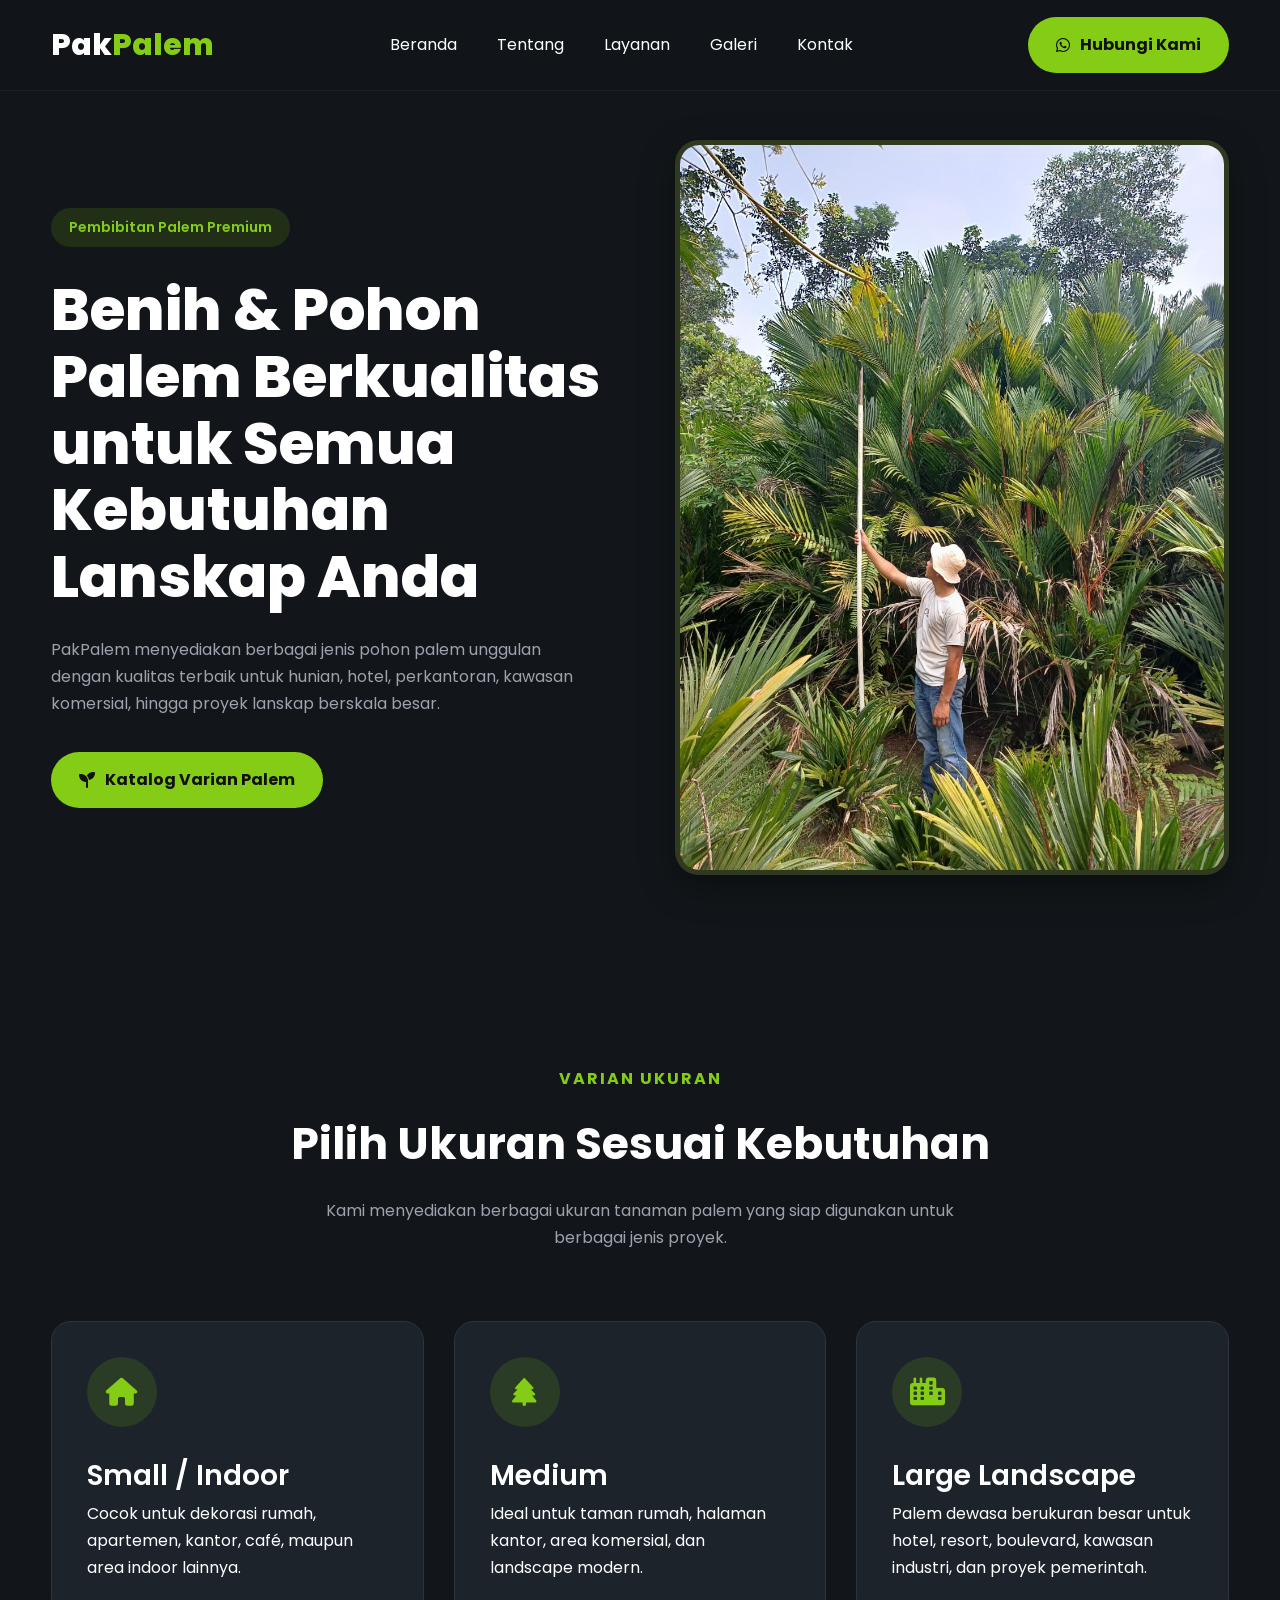
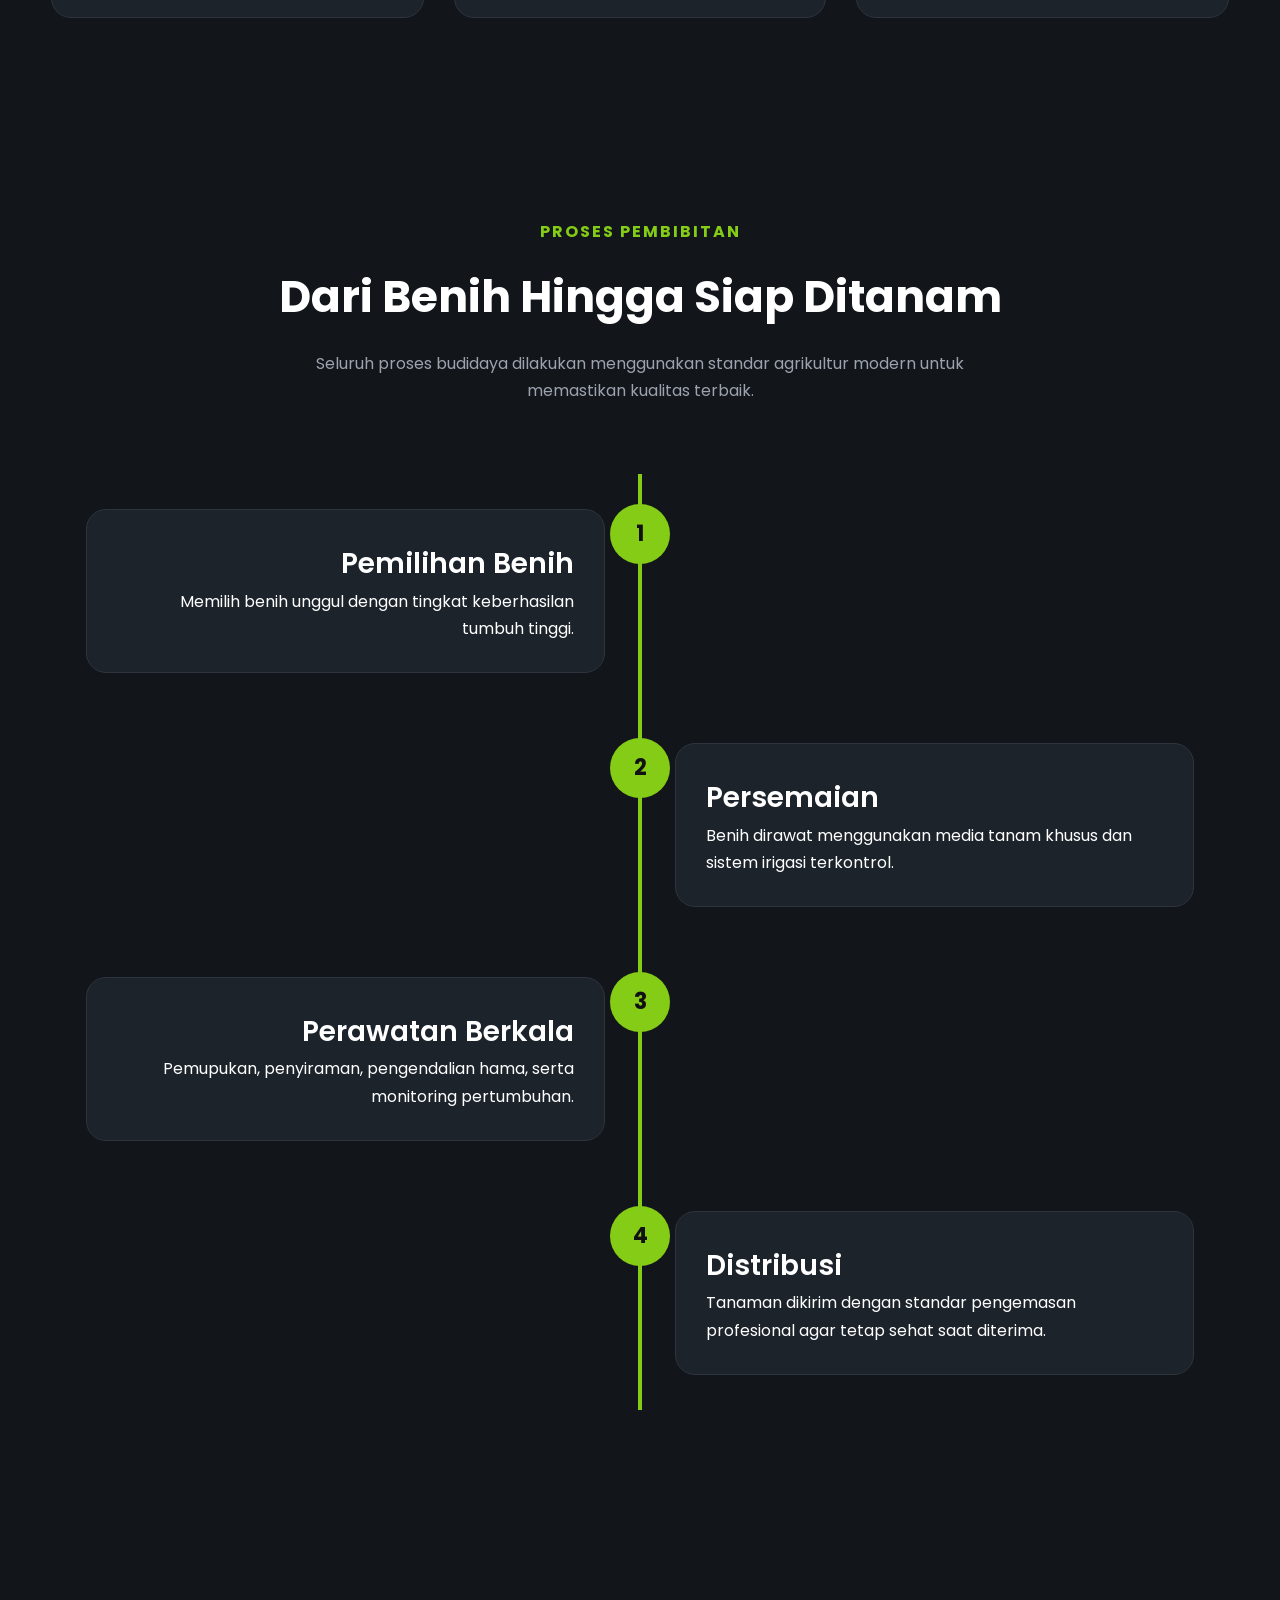
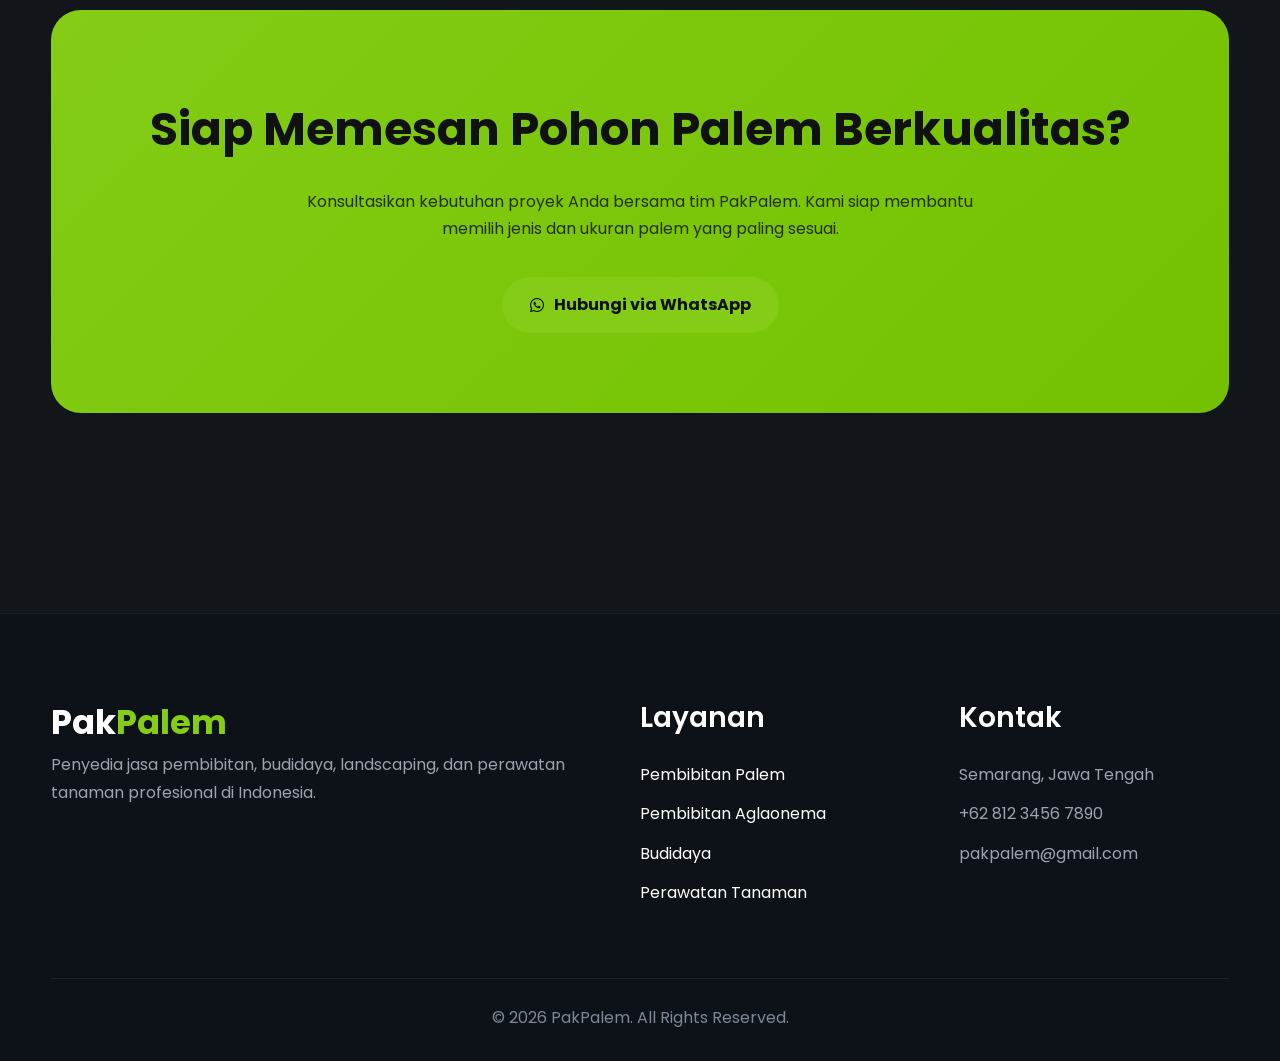
<file: Website PakPalem/services/pembibitan-palem.html>
<!DOCTYPE html>
<html lang="id">

<head>

    <meta charset="UTF-8">
    <meta name="viewport" content="width=device-width, initial-scale=1.0">

    <title>Pembibitan Palem | PakPalem</title>

    <!-- Google Fonts -->
    <link href="https://fonts.googleapis.com/css2?family=Poppins:wght@300;400;500;600;700;800&display=swap"
        rel="stylesheet">

    <!-- Font Awesome -->
    <link rel="stylesheet"
        href="https://cdnjs.cloudflare.com/ajax/libs/font-awesome/6.6.0/css/all.min.css">

    <link rel="stylesheet" href="../style.css">
    <link rel="stylesheet" href="../services.css">

</head>

<body>

    <!-- ================= HEADER ================= -->

    <header>

        <div class="container navbar">

            <a href="../index.html" class="logo">
                Pak<span>Palem</span>
            </a>

            <ul class="nav-links">

                <li><a href="../index.html">Beranda</a></li>
                <li><a href="../index.html#about">Tentang</a></li>
                <li><a href="../index.html#services">Layanan</a></li>
                <li><a href="../index.html#portfolio">Galeri</a></li>
                <li><a href="../index.html#contact">Kontak</a></li>

            </ul>

            <a href="https://wa.me/6281234567890"
                target="_blank"
                class="btn">

                <i class="fab fa-whatsapp"></i>

                Hubungi Kami

            </a>

        </div>

    </header>

    <!-- ================= HERO ================= -->

    <section class="hero">

        <div class="container hero-content">

            <div class="hero-text fade-up">

                <span class="badge">

                    Pembibitan Palem Premium

                </span>

                <h1 class="mt-3">

                    Benih & Pohon Palem Berkualitas untuk Semua Kebutuhan Lanskap Anda

                </h1>

                <p>

                    PakPalem menyediakan berbagai jenis pohon palem unggulan
                    dengan kualitas terbaik untuk hunian, hotel, perkantoran,
                    kawasan komersial, hingga proyek lanskap berskala besar.

                </p>

                <div class="hero-buttons">

                    <a href="#varian" class="btn">

                        <i class="fa-solid fa-seedling"></i>

                        Katalog Varian Palem

                    </a>

                </div>

            </div>

            <div class="hero-image fade-up fade-delay-1">

                <img src="../Foto Tanaman/plm_merah3m.jpeg"
                    alt="Pembibitan Palem">

            </div>

        </div>

    </section>

    <!-- ================= FEATURES ================= -->

    <section id="varian">

        <div class="container">

            <div class="section-title">

                <span>Varian Ukuran</span>

                <h2>Pilih Ukuran Sesuai Kebutuhan</h2>

                <p>

                    Kami menyediakan berbagai ukuran tanaman palem
                    yang siap digunakan untuk berbagai jenis proyek.

                </p>

            </div>

            <div class="feature-grid">

                <div class="feature-card">

                    <div class="card-icon">

                        <i class="fa-solid fa-house"></i>

                    </div>

                    <h3>Small / Indoor</h3>

                    <p>

                        Cocok untuk dekorasi rumah,
                        apartemen,
                        kantor,
                        café,
                        maupun area indoor lainnya.

                    </p>

                </div>

                <div class="feature-card">

                    <div class="card-icon">

                        <i class="fa-solid fa-tree"></i>

                    </div>

                    <h3>Medium</h3>

                    <p>

                        Ideal untuk taman rumah,
                        halaman kantor,
                        area komersial,
                        dan landscape modern.

                    </p>

                </div>

                <div class="feature-card">

                    <div class="card-icon">

                        <i class="fa-solid fa-city"></i>

                    </div>

                    <h3>Large Landscape</h3>

                    <p>

                        Palem dewasa berukuran besar
                        untuk hotel,
                        resort,
                        boulevard,
                        kawasan industri,
                        dan proyek pemerintah.

                    </p>

                </div>

            </div>

        </div>

    </section>

    <!-- ================= PROCESS ================= -->

    <section>

        <div class="container">

            <div class="section-title">

                <span>Proses Pembibitan</span>

                <h2>Dari Benih Hingga Siap Ditanam</h2>

                <p>

                    Seluruh proses budidaya dilakukan menggunakan standar
                    agrikultur modern untuk memastikan kualitas terbaik.

                </p>

            </div>

            <div class="timeline">

                <div class="timeline-item">

                    <div class="timeline-number">

                        1

                    </div>

                    <div class="timeline-content">

                        <h3>Pemilihan Benih</h3>

                        <p>

                            Memilih benih unggul dengan tingkat
                            keberhasilan tumbuh tinggi.

                        </p>

                    </div>

                </div>

                <div class="timeline-item">

                    <div class="timeline-number">

                        2

                    </div>

                    <div class="timeline-content">

                        <h3>Persemaian</h3>

                        <p>

                            Benih dirawat menggunakan media tanam
                            khusus dan sistem irigasi terkontrol.

                        </p>

                    </div>

                </div>

                <div class="timeline-item">

                    <div class="timeline-number">

                        3

                    </div>

                    <div class="timeline-content">

                        <h3>Perawatan Berkala</h3>

                        <p>

                            Pemupukan,
                            penyiraman,
                            pengendalian hama,
                            serta monitoring pertumbuhan.

                        </p>

                    </div>

                </div>

                <div class="timeline-item">

                    <div class="timeline-number">

                        4

                    </div>

                    <div class="timeline-content">

                        <h3>Distribusi</h3>

                        <p>

                            Tanaman dikirim dengan standar pengemasan
                            profesional agar tetap sehat saat diterima.

                        </p>

                    </div>

                </div>

            </div>

        </div>

    </section>

    <!-- ================= CTA ================= -->

    <section>

        <div class="container">

            <div class="cta">

                <h2>

                    Siap Memesan Pohon Palem Berkualitas?

                </h2>

                <p>

                    Konsultasikan kebutuhan proyek Anda bersama tim PakPalem.
                    Kami siap membantu memilih jenis dan ukuran palem yang
                    paling sesuai.

                </p>

                <a href="https://wa.me/6281234567890"
                    target="_blank"
                    class="btn">

                    <i class="fab fa-whatsapp"></i>

                    Hubungi via WhatsApp

                </a>

            </div>

        </div>

    </section>

    <!-- ================= FOOTER ================= -->

    <footer>

        <div class="container">

            <div class="footer-grid">

                <div>

                    <h2 class="footer-logo">

                        Pak<span>Palem</span>

                    </h2>

                    <p>

                        Penyedia jasa pembibitan,
                        budidaya,
                        landscaping,
                        dan perawatan tanaman profesional
                        di Indonesia.

                    </p>

                </div>

                <div>

                    <h3>Layanan</h3>

                    <ul class="footer-links">

                        <li><a href="#">Pembibitan Palem</a></li>
                        <li><a href="#">Pembibitan Aglaonema</a></li>
                        <li><a href="#">Budidaya</a></li>
                        <li><a href="#">Perawatan Tanaman</a></li>

                    </ul>

                </div>

                <div>

                    <h3>Kontak</h3>

                    <ul class="footer-links">

                        <li>Semarang, Jawa Tengah</li>
                        <li>+62 812 3456 7890</li>
                        <li>pakpalem@gmail.com</li>

                    </ul>

                </div>

            </div>

            <div class="copyright">

                © 2026 PakPalem. All Rights Reserved.

            </div>

        </div>

    </footer>

</body>

</html>
</file>
<file: Website PakPalem/style.css>
/* =====================================================
   PAKPALEM
   Global Stylesheet
   Version 1.0
===================================================== */

/*==========================
ROOT VARIABLES
==========================*/

:root{

    --bg:#12181F;
    --surface:#1C232B;
    --surface-light:#252D37;

    --primary:#8CE600;
    --primary-dark:#70B800;

    --white:#FFFFFF;
    --text:#FFFFFF;

    --border:#303A46;

    --shadow:0 12px 35px rgba(0,0,0,.35);

    --radius:18px;

    --transition:.35s ease;

    --container:1200px;

}

/*==========================
RESET
==========================*/

*{
    margin:0;
    padding:0;
    box-sizing:border-box;
}

html{

    scroll-behavior:smooth;

}

body{

    font-family:"Poppins",sans-serif;

    background:var(--bg);

    color:var(--white);

    line-height:1.8;

}

img{

    width:100%;
    display:block;

}

a{

    text-decoration:none;

}

ul{

    list-style:none;

}

input,
textarea,
button{

    font-family:inherit;

}

/*==========================
TYPOGRAPHY
==========================*/

h1{

    font-size:64px;

    line-height:1.15;

    font-weight:800;

}

h2{

    font-size:46px;

    font-weight:700;

}

h3{

    font-size:28px;

    font-weight:600;

}

h4{

    font-size:20px;

}

p{

    color:var(--text);

}

.section-title{

    text-align:center;

    margin-bottom:70px;

}

.section-title span{

    color:var(--primary);

    font-weight:600;

    letter-spacing:2px;

    text-transform:uppercase;

}

.section-title h2{

    margin:15px 0;

}

.section-title p{

    max-width:700px;

    margin:auto;

}

/*==========================
LAYOUT
==========================*/

.container{

    width:min(var(--container),92%);

    margin:auto;

}

section{

    padding:100px 0;

}

.grid{

    display:grid;

    gap:30px;

}

.grid-2{

    grid-template-columns:repeat(2,1fr);

}

.grid-3{

    grid-template-columns:repeat(3,1fr);

}

.grid-4{

    grid-template-columns:repeat(4,1fr);

}

.flex{

    display:flex;

}

.flex-center{

    display:flex;

    justify-content:center;

    align-items:center;

}

.align-center{

    align-items:center;

}

.justify-between{

    justify-content:space-between;

}

/*==========================
BUTTONS
==========================*/

.btn{

    display:inline-flex;

    align-items:center;

    justify-content:center;

    gap:10px;

    background:var(--primary);

    color:#111;

    padding:15px 34px;

    border-radius:50px;

    font-weight:700;

    transition:var(--transition);

}

.btn:hover{

    background:#A6FF27;

    transform:translateY(-4px);

    box-shadow:0 18px 30px rgba(140,230,0,.30);

}

.btn-outline{

    display:inline-flex;

    align-items:center;

    justify-content:center;

    gap:10px;

    border:2px solid var(--primary);

    color:var(--white);

    padding:14px 34px;

    border-radius:50px;

    transition:var(--transition);

}

.btn-outline:hover{

    background:var(--primary);

    color:#111;

}

/*==========================
HEADER
==========================*/

header{

    position:sticky;

    top:0;

    z-index:999;

    background:rgba(18,24,31,.95);

    backdrop-filter:blur(15px);

    border-bottom:1px solid rgba(255,255,255,.05);

}

.navbar{

    display:flex;

    justify-content:space-between;

    align-items:center;

    height:90px;

}

.logo{

    font-size:32px;

    font-weight:800;

    color:white;

}

.logo span{

    color:var(--primary);

}

.nav-links{

    display:flex;

    gap:40px;

}

.nav-links a{

    color:var(--text);

    transition:var(--transition);

}

.nav-links a:hover{

    color:var(--primary);

}


/* ===== DROPDOWN SERVICES ===== */
.nav-links > li {
  position: relative;
}

.has-dropdown > a {
  display: flex;
  align-items: center;
  gap: 8px;
}

.has-dropdown > a i {
  font-size: 12px;
  transition: var(--transition);
}

.has-dropdown:hover > a i,
.has-dropdown:focus-within > a i {
  transform: rotate(180deg);
}

.dropdown-services {
  position: absolute;
  top: calc(100% + 18px);
  left: 50%;
  transform: translateX(-50%) translateY(8px);
  min-width: 320px;
  padding: 12px;
  margin: 0;
  background: var(--surface);
  border: 1px solid var(--border);
  border-radius: 18px;
  box-shadow: var(--shadow);
  opacity: 0;
  visibility: hidden;
  pointer-events: none;
  z-index: 1000;
  transition: var(--transition);
}

.has-dropdown:hover .dropdown-services,
.has-dropdown:focus-within .dropdown-services {
  opacity: 1;
  visibility: visible;
  pointer-events: auto;
  transform: translateX(-50%) translateY(0);
}

.dropdown-services li {
  margin: 0;
}

.dropdown-services a {
  display: block;
  padding: 14px 16px;
  border-radius: 14px;
  color: var(--text);
  font-weight: 500;
  transition: var(--transition);
}

.dropdown-services a:hover {
  background: rgba(140, 230, 0, 0.12);
  color: var(--primary);
}

/* Mobile: keep it readable */
@media (max-width: 992px) {
  .dropdown-services {
    position: static;
    transform: none;
    min-width: 100%;
    margin-top: 10px;
    opacity: 1;
    visibility: visible;
    pointer-events: auto;
    display: none;
  }

  .has-dropdown:focus-within .dropdown-services {
    display: block;
  }

  .nav-links {
    flex-wrap: wrap;
  }
}


.nav-links > li {
  position: relative;
}

.has-dropdown {
  padding-bottom: 18px;   /* creates a hover bridge */
  margin-bottom: -18px;   /* keeps layout unchanged */
}

.dropdown-services {
  position: absolute;
  top: 100%;
  left: 50%;
  transform: translateX(-50%) translateY(10px);
  min-width: 320px;
  padding: 12px;
  margin: 0;
  background: var(--surface);
  border: 1px solid var(--border);
  border-radius: 18px;
  box-shadow: var(--shadow);
  opacity: 0;
  visibility: hidden;
  pointer-events: none;
  z-index: 1000;
  transition: var(--transition);
}

.has-dropdown:hover .dropdown-services,
.has-dropdown:focus-within .dropdown-services {
  opacity: 1;
  visibility: visible;
  pointer-events: auto;
  transform: translateX(-50%) translateY(0);
}



/*==========================
HERO
==========================*/

.hero{

    min-height:90vh;

    display:flex;

    align-items:center;

}

.hero-content{

    display:grid;

    grid-template-columns:1fr 1fr;

    gap:70px;

    align-items:center;

}

.hero-text p{

    margin:25px 0 40px;

    max-width:600px;

}

.hero-image{

    position:relative;

}

.hero-image img{

    border-radius:25px;

    box-shadow:var(--shadow);

}

.image-placeholder{

    background:linear-gradient(145deg,#1C232B,#2A333E);

    border:2px dashed rgba(255,255,255,.15);

    height:500px;

    border-radius:24px;

    display:flex;

    justify-content:center;

    align-items:center;

    color:#7F8B98;

    font-size:18px;

}

/*==========================
CARDS
==========================*/

.card{

    background:var(--surface);

    border:1px solid var(--border);

    border-radius:20px;

    padding:35px;

    transition:var(--transition);

}

.card:hover{

    transform:translateY(-8px);

    border-color:var(--primary);

    box-shadow:var(--shadow);

}

.card-icon{

    width:70px;

    height:70px;

    border-radius:50%;

    background:rgba(140,230,0,.12);

    color:var(--primary);

    display:flex;

    justify-content:center;

    align-items:center;

    font-size:28px;

    margin-bottom:25px;

}

.card h3{

    margin-bottom:15px;

}

.card p{

    margin-bottom:25px;

}

.card a{

    color:var(--primary);

    font-weight:600;

}

/*==========================
FEATURE BOX
==========================*/

.feature-box{

    background:var(--surface);

    border-left:5px solid var(--primary);

    padding:35px;

    border-radius:18px;

}

/*==========================
BADGES
==========================*/

.badge{

    display:inline-block;

    background:rgba(140,230,0,.12);

    color:var(--primary);

    padding:8px 18px;

    border-radius:50px;

    font-size:14px;

    font-weight:600;

}

.badge-solid{

    background:var(--primary);

    color:#111;

}

/*==========================
SECTION DIVIDER
==========================*/

.divider{

    width:100%;

    height:1px;

    background:rgba(255,255,255,.06);

    margin:80px 0;

}




/* ===========================================
   PAKPALEM LANDING PAGE
   Premium Dark Theme
=========================================== */

:root{

    --primary:#84cc16;
    --primary-dark:#65a30d;
    --dark:#12161A;
    --dark-light:#1b2026;
    --dark-card:#20262d;
    --border:#2d343d;

    --white:#ffffff;
    --gray:#d1d5db;
    --gray2:#9ca3af;

    --shadow:0 12px 35px rgba(0,0,0,.35);

}

*{
    margin:0;
    padding:0;
    box-sizing:border-box;
}

html{
    scroll-behavior:smooth;
}

body{

    font-family:'Poppins',sans-serif;
    background:var(--dark);
    color:var(--white);
    line-height:1.7;

}

img{

    width:100%;
    display:block;

}

a{

    text-decoration:none;

}

ul{

    list-style:none;

}

.container{

    width:min(1180px,92%);
    margin:auto;

}


/* ===========================================
   HEADER
=========================================== */

header{

    position:fixed;
    width:100%;
    top:0;
    z-index:999;

    background:rgba(18,22,26,.92);
    backdrop-filter:blur(12px);

    border-bottom:1px solid rgba(255,255,255,.05);

}

.navbar{

    display:flex;
    justify-content:space-between;
    align-items:center;

    padding:18px 0;

}

.logo{

    font-size:30px;
    font-weight:800;
    color:white;

}

.logo span{

    color:var(--primary);

}

nav ul{

    display:flex;
    gap:35px;

}

nav a{

    color:#ddd;
    font-weight:500;
    transition:.35s;

}

nav a:hover{

    color:var(--primary);

}


/* ===========================================
BUTTONS
=========================================== */

.btn{

    background:var(--primary);
    color:#111;

    padding:14px 28px;

    border-radius:40px;

    font-weight:700;

    display:inline-flex;
    align-items:center;
    gap:10px;

    transition:.35s;

}

.btn:hover{

    transform:translateY(-3px);
    background:#9be326;

    box-shadow:0 15px 30px rgba(132,204,22,.35);

}

.btn-outline{

    border:2px solid var(--primary);
    color:white;

    padding:13px 28px;

    border-radius:40px;

    display:inline-flex;
    align-items:center;
    gap:10px;

    transition:.35s;

}

.btn-outline:hover{

    background:var(--primary);
    color:#111;

}


/* ===========================================
 HERO
=========================================== */

.hero{

    padding-top:140px;
    padding-bottom:90px;

}

.hero-wrapper{

    display:grid;
    grid-template-columns:1fr 1fr;
    gap:70px;
    align-items:center;

}

.tag{

    display:inline-block;

    background:#24311a;

    color:#9be326;

    padding:8px 18px;

    border-radius:50px;

    margin-bottom:25px;

    font-size:14px;

}

.hero h1{

    font-size:58px;
    line-height:1.15;
    margin-bottom:25px;

}

.hero p{

    color:var(--gray2);

    margin-bottom:35px;

    max-width:550px;

}

.hero-buttons{

    display:flex;
    gap:18px;

}

.hero-image img{

    border-radius:24px;

    box-shadow:var(--shadow);

    border:5px solid #2f3a20;

}


/* ===========================================
 STATS
=========================================== */

.stats{

    background:linear-gradient(90deg,#65a30d,#84cc16);

    padding:55px 0;

}

.stats-grid{

    display:grid;
    grid-template-columns:repeat(4,1fr);
    gap:20px;

}

.stat-card{

    text-align:center;

    color:white;

}

.stat-card i{

    font-size:35px;

    margin-bottom:12px;

}

.stat-card h2{

    font-size:42px;

}

.stat-card p{

    opacity:.9;

}


/* ===========================================
SECTION
=========================================== */

section{

    padding:100px 0;

}

.section-title{

    text-align:center;

    margin-bottom:70px;

}

.section-title span{

    color:var(--primary);

    font-weight:700;

}

.section-title h2{

    font-size:44px;

    margin:15px 0;

}

.section-title p{

    color:var(--gray2);
    max-width:700px;
    margin:auto;

}


/* ===========================================
SERVICES
=========================================== */

.services{

    background:#181d23;

}

.service-grid{

    display:grid;
    grid-template-columns:repeat(3,1fr);
    gap:30px;

}

.service-card{

    background:var(--dark-card);

    padding:40px;

    border-radius:20px;

    border:1px solid var(--border);

    transition:.4s;

}

.service-card:hover{

    transform:translateY(-12px);

    border-color:var(--primary);

}

.service-card .icon{

    width:70px;
    height:70px;

    border-radius:50%;

    background:#273219;

    color:var(--primary);

    display:flex;
    align-items:center;
    justify-content:center;

    font-size:28px;

    margin-bottom:25px;

}

.service-card h3{

    margin-bottom:15px;

}

.service-card p{

    color:var(--gray2);

    margin-bottom:25px;

}

.service-card a{

    color:var(--primary);

    font-weight:600;

}

.service-card.active{

    background:linear-gradient(180deg,#84cc16,#65a30d);

    color:white;

}

.service-card.active p,
.service-card.active a{

    color:white;

}

.service-card.active .icon{

    background:white;
    color:#65a30d;

}


/* ===========================================
ABOUT
=========================================== */

.about-grid{

    display:grid;
    grid-template-columns:1fr 1fr;
    gap:60px;
    align-items:center;

}

.about-image img{

    border-radius:22px;

}

.about-content h2{

    font-size:42px;
    margin-bottom:20px;

}

.about-content p{

    color:var(--gray2);

    margin-bottom:25px;

}


/* ===========================================
PORTFOLIO
=========================================== */

.portfolio-grid{

    display:grid;
    grid-template-columns:repeat(3,1fr);

    gap:30px;

}

.project{

    overflow:hidden;

    background:var(--dark-card);

    border-radius:20px;

    transition:.35s;

}

.project:hover{

    transform:translateY(-8px);

}

.project img{

    height:250px;
    object-fit:cover;

}

.project-content{

    padding:25px;

}

.project-content p{

    color:var(--gray2);

    margin:15px 0;

}


/* ===========================================
TEAM
=========================================== */

.team-grid{

    display:grid;
    grid-template-columns:repeat(3,1fr);
    gap:30px;

}

.member{

    background:var(--dark-card);

    text-align:center;

    border-radius:20px;

    overflow:hidden;

    transition:.35s;

}

.member:hover{

    transform:translateY(-10px);

}

.member img{

    height:330px;

    object-fit:cover;

}

.member h3{

    margin-top:20px;

}

.member p{

    color:var(--gray2);

    margin-bottom:20px;

}

.social{

    display:flex;

    justify-content:center;

    gap:15px;

    padding-bottom:25px;

}

.social a{

    color:white;

    transition:.3s;

}

.social a:hover{

    color:var(--primary);

}


/* ===========================================
FOOTER
=========================================== */

footer{

    background:#0d1115;

    padding:80px 0 35px;

}

.footer-grid{

    display:grid;

    grid-template-columns:2fr 1fr 1fr;

    gap:50px;

}

footer h3{

    margin-bottom:20px;

}

footer p,
footer li{

    color:var(--gray2);

    margin-bottom:12px;

}

footer a{

    color:var(--gray2);

}

footer a:hover{

    color:var(--primary);

}

.copyright{

    border-top:1px solid rgba(255,255,255,.08);

    margin-top:45px;

    padding-top:25px;

    text-align:center;

    color:#888;

}


/* ===========================================
HOVER EFFECTS
=========================================== */

.service-card,
.project,
.member,
.btn{

    transition:.35s ease;

}

.project img{

    transition:.5s;

}

.project:hover img{

    transform:scale(1.08);

}


/* ===========================================
RESPONSIVE
=========================================== */

@media(max-width:992px){

.hero-wrapper,
.about-grid{

grid-template-columns:1fr;

}

.service-grid,
.portfolio-grid,
.team-grid{

grid-template-columns:repeat(2,1fr);

}

.stats-grid{

grid-template-columns:repeat(2,1fr);

}

.hero h1{

font-size:42px;

}

nav{

display:none;

}

}

@media(max-width:768px){

.service-grid,
.portfolio-grid,
.team-grid,
.stats-grid{

grid-template-columns:1fr;

}

.hero{

text-align:center;

}

.hero-buttons{

justify-content:center;
flex-wrap:wrap;

}

.hero h1{

font-size:34px;

}

.section-title h2{

font-size:32px;

}

.about-content h2{

font-size:32px;

}

.container{

width:90%;

}

}


/* ===========================================
   GALLERY
=========================================== */

.gallery{

    background:#12161A;

}

.gallery-grid{

    display:grid;

    grid-template-columns:repeat(auto-fit,minmax(280px,1fr));

    gap:25px;

}

.gallery-item{

    overflow:hidden;

    border-radius:18px;

    cursor:pointer;

    position:relative;

    background:#1b2026;

    box-shadow:0 15px 35px rgba(0,0,0,.3);

}

.gallery-item img{

    width:100%;
    height:300px;

    object-fit:cover;

    transition:.5s ease;

}

.gallery-item:hover img{

    transform:scale(1.12);

}

.gallery-item::after{

    content:"Lihat Gambar";

    position:absolute;

    inset:0;

    display:flex;

    align-items:center;

    justify-content:center;

    background:rgba(0,0,0,.55);

    color:#fff;

    font-size:20px;

    font-weight:600;

    opacity:0;

    transition:.35s;

}

.gallery-item:hover::after{

    opacity:1;

}


/* ===========================================
   CONTACT
=========================================== */

.contact{

    background:#181d23;

}

.contact-wrapper{

    display:grid;

    grid-template-columns:1fr 1.3fr;

    gap:60px;

    align-items:center;

}

.contact-image{

    overflow:hidden;

    border-radius:22px;

    box-shadow:0 15px 40px rgba(0,0,0,.35);

}

.contact-image img{

    width:100%;

    height:100%;

    object-fit:cover;

    transition:.5s;

}

.contact-image:hover img{

    transform:scale(1.08);

}

.contact-content h2{

    font-size:48px;

    margin-bottom:15px;

}

.contact-desc{

    color:#9ca3af;

    margin-bottom:35px;

}

.contact-grid{

    display:grid;

    grid-template-columns:2fr 1fr;

    gap:40px;

}

.contact-form{

    display:flex;

    flex-direction:column;

    gap:25px;

}

.input-box{

    display:flex;

    flex-direction:column;

}

.input-box label{

    margin-bottom:10px;

    font-weight:600;

    color:white;

}

.input-box input,
.input-box textarea{

    background:transparent;

    border:none;

    border-bottom:2px solid #3a414a;

    color:white;

    padding:12px 0;

    font-size:15px;

    transition:.3s;

    outline:none;

}

.input-box input:focus,
.input-box textarea:focus{

    border-color:#84CC16;

}

.contact-info{

    display:flex;

    flex-direction:column;

    justify-content:space-between;

}

.info-item{

    margin-bottom:35px;

}

.info-item h4{

    color:#84CC16;

    margin-bottom:8px;

    font-size:18px;

}

.info-item p{

    color:#d1d5db;

    line-height:1.8;

}

.social-contact{

    display:flex;

    gap:18px;

    margin-top:20px;

}

.social-contact a{

    width:46px;

    height:46px;

    border-radius:50%;

    display:flex;

    justify-content:center;

    align-items:center;

    background:#20262d;

    color:white;

    transition:.3s;

}

.social-contact a:hover{

    background:#84CC16;

    color:#111;

    transform:translateY(-5px);

}

/* Responsive */

@media(max-width:992px){

.contact-wrapper{

grid-template-columns:1fr;

}

.contact-grid{

grid-template-columns:1fr;

}

.contact-content{

margin-top:40px;

}

}

@media(max-width:768px){

.contact-content h2{

font-size:36px;

}

.social-contact{

justify-content:center;

}

}
</file>
<file: Website PakPalem/services.css>
/*=====================================================
  SERVICE COMPONENTS
=====================================================*/

/*==========================
FEATURE GRID
==========================*/

/* .feature-grid{
    display:grid;
    grid-template-columns:repeat(auto-fit,minmax(260px,1fr));
    gap:30px;
}

.feature-card{
    background:var(--surface);
    border:1px solid var(--border);
    border-radius:20px;
    padding:35px;
    transition:var(--transition);
}

.feature-card:hover{
    transform:translateY(-8px);
    border-color:var(--primary);
    box-shadow:var(--shadow);
}

.feature-card h3{
    margin-bottom:15px;
}

.feature-card p{
    color:var(--text);
} */

.feature-grid{
  display:grid;
  grid-template-columns:repeat(3,minmax(0,1fr));
  gap:30px;
}

.feature-card{
  background:var(--surface);
  border:1px solid var(--border);
  border-radius:20px;
  padding:35px;
  min-height:220px;
  transition:var(--transition);
}

.feature-card:hover{
  transform:translateY(-8px);
  border-color:var(--primary);
  box-shadow:var(--shadow);
}

@media (max-width: 900px){
  .feature-grid{
    grid-template-columns:1fr;
  }
}

/*==========================
CATALOG GRID
==========================*/

.catalog-grid{
    display:grid;
    grid-template-columns:repeat(auto-fit,minmax(280px,1fr));
    gap:30px;
}

.catalog-item{
    background:var(--surface);
    border-radius:20px;
    overflow:hidden;
    border:1px solid var(--border);
    transition:var(--transition);
}

.catalog-item:hover{
    transform:translateY(-10px);
    box-shadow:var(--shadow);
}

.catalog-image{

    aspect-ratio:1/1;

    background:#2b3440;

    display:flex;
    justify-content:center;
    align-items:center;

    color:#7d8896;

}

.catalog-body{
    padding:25px;
}

.catalog-body h3{
    margin-bottom:10px;
}

.catalog-footer{

    display:flex;
    justify-content:space-between;
    align-items:center;

    margin-top:20px;

}

.price{

    color:var(--primary);

    font-weight:700;

    font-size:20px;

}

.tag{

    display:inline-block;

    padding:6px 14px;

    border-radius:30px;

    background:rgba(140,230,0,.12);

    color:var(--primary);

    font-size:13px;

}


/*==========================
PROCESS TIMELINE
==========================*/

.timeline{

    position:relative;

    margin-top:70px;

}

.timeline::before{

    content:"";

    position:absolute;

    left:50%;

    width:4px;

    top:0;

    bottom:0;

    transform:translateX(-50%);

    background:var(--primary);

}

.timeline-item{

    width:50%;

    padding:35px;

    position:relative;

}

.timeline-item:nth-child(odd){

    left:0;

    text-align:right;

}

.timeline-item:nth-child(even){

    left:50%;

}

.timeline-content{

    background:var(--surface);

    border-radius:20px;

    padding:30px;

    border:1px solid var(--border);

}

.timeline-number{

    width:60px;

    height:60px;

    border-radius:50%;

    background:var(--primary);

    color:#111;

    display:flex;

    justify-content:center;

    align-items:center;

    font-size:22px;

    font-weight:700;

    position:absolute;

    top:30px;

}

.timeline-item:nth-child(odd) .timeline-number{

    right:-30px;

}

.timeline-item:nth-child(even) .timeline-number{

    left:-30px;

}


/*==========================
STATISTICS BANNER
==========================*/

.stats-banner{

    background:var(--primary);

    padding:60px 0;

}

.stats-grid{

    display:grid;

    grid-template-columns:repeat(auto-fit,minmax(220px,1fr));

    gap:30px;

    text-align:center;

}

.stat{

    color:#111;

}

.stat h2{

    font-size:50px;

    margin-bottom:10px;

}

.stat p{

    color:#1d1d1d;

    font-weight:600;

}


/*==========================
PRICING CARDS
==========================*/

.pricing-grid{

    display:grid;

    grid-template-columns:repeat(auto-fit,minmax(300px,1fr));

    gap:35px;

}

.price-card{

    background:var(--surface);

    border-radius:22px;

    border:1px solid var(--border);

    padding:45px 35px;

    transition:var(--transition);

    position:relative;

}

.price-card:hover{

    transform:translateY(-10px);

}

.price-card.featured{

    border:2px solid var(--primary);

    transform:scale(1.03);

}

.price-card .badge{

    position:absolute;

    top:20px;

    right:20px;

}

.price-value{

    font-size:48px;

    color:var(--primary);

    margin:20px 0;

}

.price-list{

    margin:30px 0;

}

.price-list li{

    margin-bottom:12px;

    color:var(--text);

}


/*==========================
WORKFLOW
==========================*/

.workflow{

    display:grid;

    grid-template-columns:repeat(3,1fr);

    gap:30px;

}

.step{

    text-align:center;

}

.step-number{

    width:90px;

    height:90px;

    border-radius:50%;

    background:var(--primary);

    color:#111;

    font-size:34px;

    font-weight:700;

    display:flex;

    justify-content:center;

    align-items:center;

    margin:auto auto 25px;

}

.step h3{

    margin-bottom:15px;

}


/*==========================
BEFORE AFTER
==========================*/

.before-after{

    display:grid;

    grid-template-columns:1fr 1fr;

    gap:40px;

}

.compare-box{

    background:var(--surface);

    border-radius:20px;

    overflow:hidden;

    border:1px solid var(--border);

}

.compare-box img{

    aspect-ratio:16/10;

    object-fit:cover;

}

.compare-box h3{

    padding:25px 25px 10px;

}

.compare-box p{

    padding:0 25px 25px;

}


/*==========================
INFOGRAPHIC BOX
==========================*/

.info-box{

    background:var(--surface);

    border-left:6px solid var(--primary);

    padding:45px;

    border-radius:20px;

}

.info-box h3{

    margin-bottom:20px;

}

.info-box ul{

    list-style:disc;

    padding-left:25px;

}

.info-box li{

    margin-bottom:15px;

    color:var(--text);

}


/*==========================
TESTIMONIAL
==========================*/

.testimonial{

    max-width:900px;

    margin:auto;

    background:var(--surface);

    border-radius:24px;

    padding:60px;

    text-align:center;

    border:1px solid var(--border);

}

.testimonial blockquote{

    font-size:24px;

    color:white;

    font-style:italic;

    margin-bottom:25px;

}

.testimonial cite{

    color:var(--primary);

    font-style:normal;

    font-weight:600;

}


/*==========================
CALL TO ACTION
==========================*/

.cta{

    background:linear-gradient(
    135deg,
    var(--primary),
    #73c100
    );

    padding:80px;

    border-radius:30px;

    text-align:center;

    color:#111;

}

.cta h2{

    color:#111;

    margin-bottom:20px;

}

.cta p{

    color:#253000;

    max-width:700px;

    margin:0 auto 35px;

}


/*==========================
FOOTER
==========================*/

footer{

    background:#0d1218;

    padding:80px 0 30px;

    margin-top:100px;

    border-top:1px solid rgba(255,255,255,.05);

}

.footer-grid{

    display:grid;

    grid-template-columns:2fr 1fr 1fr;

    gap:50px;

}

.footer-logo{

    font-size:34px;

    font-weight:700;

}

.footer-logo span{

    color:var(--primary);

}

.footer-links li{

    margin-bottom:12px;

}

.footer-links a{

    color:var(--text);

    transition:.3s;

}

.footer-links a:hover{

    color:var(--primary);

}

.copyright{

    text-align:center;

    margin-top:60px;

    color:#7d8896;

}



/*=====================================================
  PART 3
  RESPONSIVE • ANIMATIONS • UTILITIES
=====================================================*/


/*==================================
IMAGE HOVER
==================================*/

.image-hover{

    overflow:hidden;

    border-radius:20px;

}

.image-hover img{

    transition:.6s ease;

}

.image-hover:hover img{

    transform:scale(1.08);

}


/*==================================
OVERLAY CARD
==================================*/

.overlay-card{

    position:relative;

    overflow:hidden;

    border-radius:20px;

}

.overlay-card img{

    display:block;

}

.overlay-card::after{

    content:"";

    position:absolute;

    inset:0;

    background:linear-gradient(
        to top,
        rgba(18,24,31,.92),
        rgba(18,24,31,.15)
    );

    transition:.35s;

}

.overlay-card:hover::after{

    background:linear-gradient(
        to top,
        rgba(140,230,0,.35),
        rgba(18,24,31,.1)
    );

}


/*==================================
HOVER LIFT
==================================*/

.hover-lift{

    transition:var(--transition);

}

.hover-lift:hover{

    transform:translateY(-8px);

}


/*==================================
HOVER GLOW
==================================*/

.hover-glow:hover{

    box-shadow:
        0 0 30px rgba(140,230,0,.25);

}


/*==================================
FADE ANIMATION
==================================*/

.fade-up{

    animation:fadeUp .8s ease forwards;

}

.fade-delay-1{

    animation-delay:.2s;

}

.fade-delay-2{

    animation-delay:.4s;

}

.fade-delay-3{

    animation-delay:.6s;

}

@keyframes fadeUp{

    from{

        opacity:0;

        transform:translateY(40px);

    }

    to{

        opacity:1;

        transform:translateY(0);

    }

}


/*==================================
BUTTON EFFECT
==================================*/

.btn,
.btn-outline{

    position:relative;

    overflow:hidden;

}

.btn::before,
.btn-outline::before{

    content:"";

    position:absolute;

    left:-120%;

    top:0;

    width:120%;

    height:100%;

    background:

        linear-gradient(
            90deg,
            transparent,
            rgba(255,255,255,.25),
            transparent
        );

    transition:.6s;

}

.btn:hover::before,
.btn-outline:hover::before{

    left:120%;

}


/*==================================
SCROLLBAR
==================================*/

::-webkit-scrollbar{

    width:10px;

}

::-webkit-scrollbar-track{

    background:#11171d;

}

::-webkit-scrollbar-thumb{

    background:var(--primary);

    border-radius:30px;

}

::-webkit-scrollbar-thumb:hover{

    background:#a3ff17;

}


/*==================================
SELECTION
==================================*/

::selection{

    background:var(--primary);

    color:#111;

}


/*==================================
UTILITY CLASSES
==================================*/

.text-center{

    text-align:center;

}

.text-left{

    text-align:left;

}

.text-right{

    text-align:right;

}

.text-primary{

    color:var(--primary);

}

.text-white{

    color:white;

}

.w-100{

    width:100%;

}

.rounded{

    border-radius:20px;

}

.shadow{

    box-shadow:var(--shadow);

}


/*==================================
SPACING
==================================*/

.mt-1{

    margin-top:10px;

}

.mt-2{

    margin-top:20px;

}

.mt-3{

    margin-top:30px;

}

.mt-4{

    margin-top:40px;

}

.mt-5{

    margin-top:60px;

}

.mb-1{

    margin-bottom:10px;

}

.mb-2{

    margin-bottom:20px;

}

.mb-3{

    margin-bottom:30px;

}

.mb-4{

    margin-bottom:40px;

}

.mb-5{

    margin-bottom:60px;

}

.py{

    padding:100px 0;

}

.px{

    padding-inline:20px;

}


/*==================================
RESPONSIVE
==================================*/

@media(max-width:1100px){

.hero-content{

grid-template-columns:1fr;

gap:50px;

text-align:center;

}

.hero-text p{

margin:auto auto 40px;

}

.grid-4{

grid-template-columns:repeat(2,1fr);

}

.footer-grid{

grid-template-columns:1fr 1fr;

}

.timeline::before{

left:30px;

}

.timeline-item{

width:100%;

padding-left:90px;

padding-right:0;

left:0!important;

text-align:left!important;

}

.timeline-number{

left:0!important;

}

}


/*==========================
TABLET
==========================*/

@media(max-width:900px){

.grid-3{

grid-template-columns:repeat(2,1fr);

}

.workflow{

grid-template-columns:1fr;

}

.before-after{

grid-template-columns:1fr;

}

.pricing-grid{

grid-template-columns:1fr;

}

.stats-grid{

grid-template-columns:repeat(2,1fr);

}

.catalog-grid{

grid-template-columns:repeat(2,1fr);

}

.footer-grid{

grid-template-columns:1fr;

text-align:center;

}

}


/*==========================
MOBILE
==========================*/

/* @media(max-width:768px){

h1{

font-size:42px;

}

h2{

font-size:34px;

}

h3{

font-size:24px;

}

.navbar{

height:auto;

padding:20px 0;

flex-direction:column;

gap:20px;

}

.nav-links{

flex-direction:column;

gap:18px;

align-items:center;

}

.hero{

min-height:auto;

padding:120px 0 70px;

}

.grid-2,
.grid-3,
.grid-4{

grid-template-columns:1fr;

}

.catalog-grid{

grid-template-columns:1fr;

}

.feature-grid{

grid-template-columns:1fr;

}

.stats-grid{

grid-template-columns:1fr;

}

.timeline{

margin-top:40px;

}

.timeline-content{

padding:25px;

}

.cta{

padding:45px 25px;

}

.testimonial{

padding:35px 25px;

}

} */


@media (max-width: 768px) {
  .navbar{
    flex-direction: row;
    flex-wrap: wrap;
    justify-content: space-between;
    gap: 12px;
    padding: 16px 0;
    height: auto;
  }

  .logo{
    font-size: 24px;
  }

  .nav-links{
    width: 100%;
    display: flex;
    flex-wrap: wrap;
    justify-content: center;
    gap: 12px 18px;
    padding-top: 8px;
  }

  .nav-links li{
    margin: 0;
  }

  .nav-links a{
    font-size: 14px;
  }

  .btn{
    width: auto;
    padding: 12px 18px;
    font-size: 14px;
  }
}

@media (max-width: 480px) {
  .btn,
  .btn-outline{
    width: auto;
  }
}


/*==========================
SMALL DEVICES
==========================*/

@media(max-width:480px){

.container{

width:92%;

}

.btn,
.btn-outline{

width:100%;

justify-content:center;

}

.hero-buttons{

display:flex;

flex-direction:column;

gap:15px;

}

.card{

padding:28px;

}

.price-card{

padding:35px 25px;

}

.feature-box{

padding:25px;

}

.info-box{

padding:25px;

}

}


/*==================================
REDUCED MOTION
==================================*/

@media (prefers-reduced-motion: reduce){

*{

animation:none!important;

transition:none!important;

scroll-behavior:auto!important;

}

}
</file>
